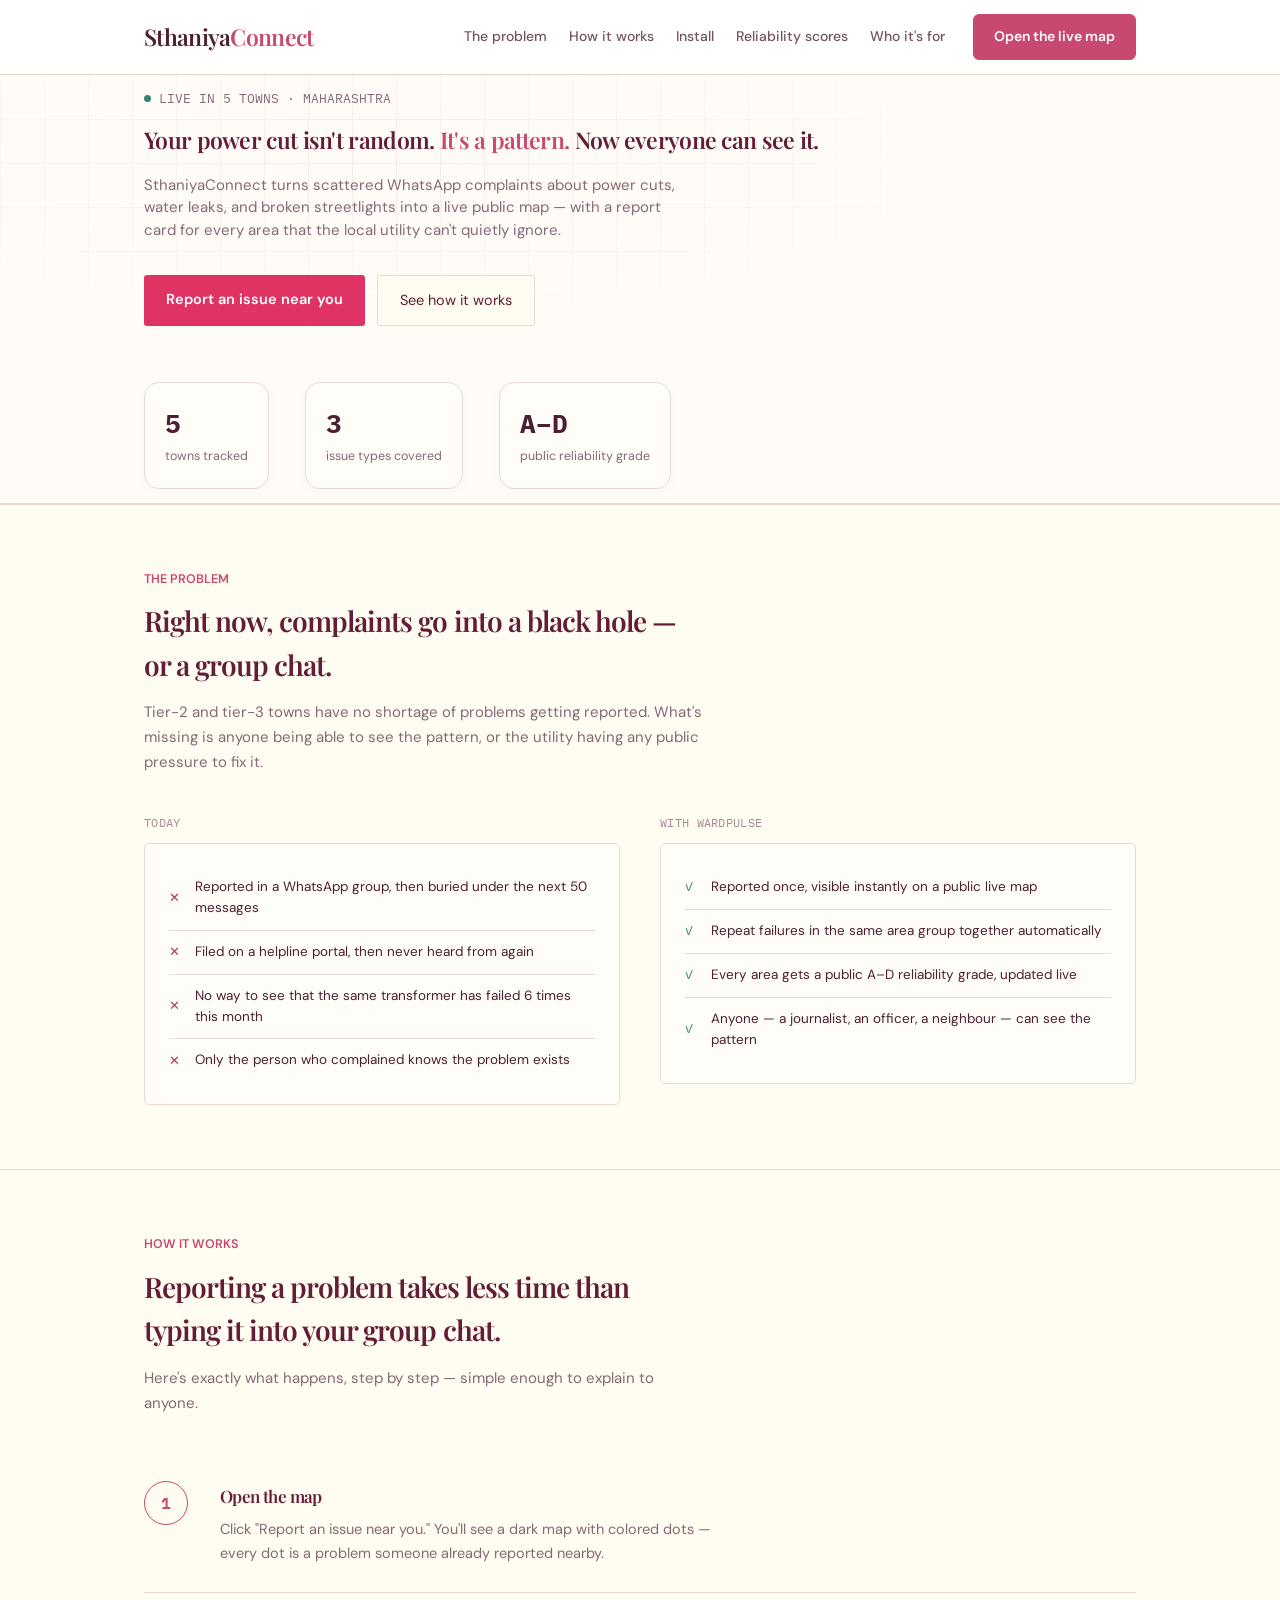
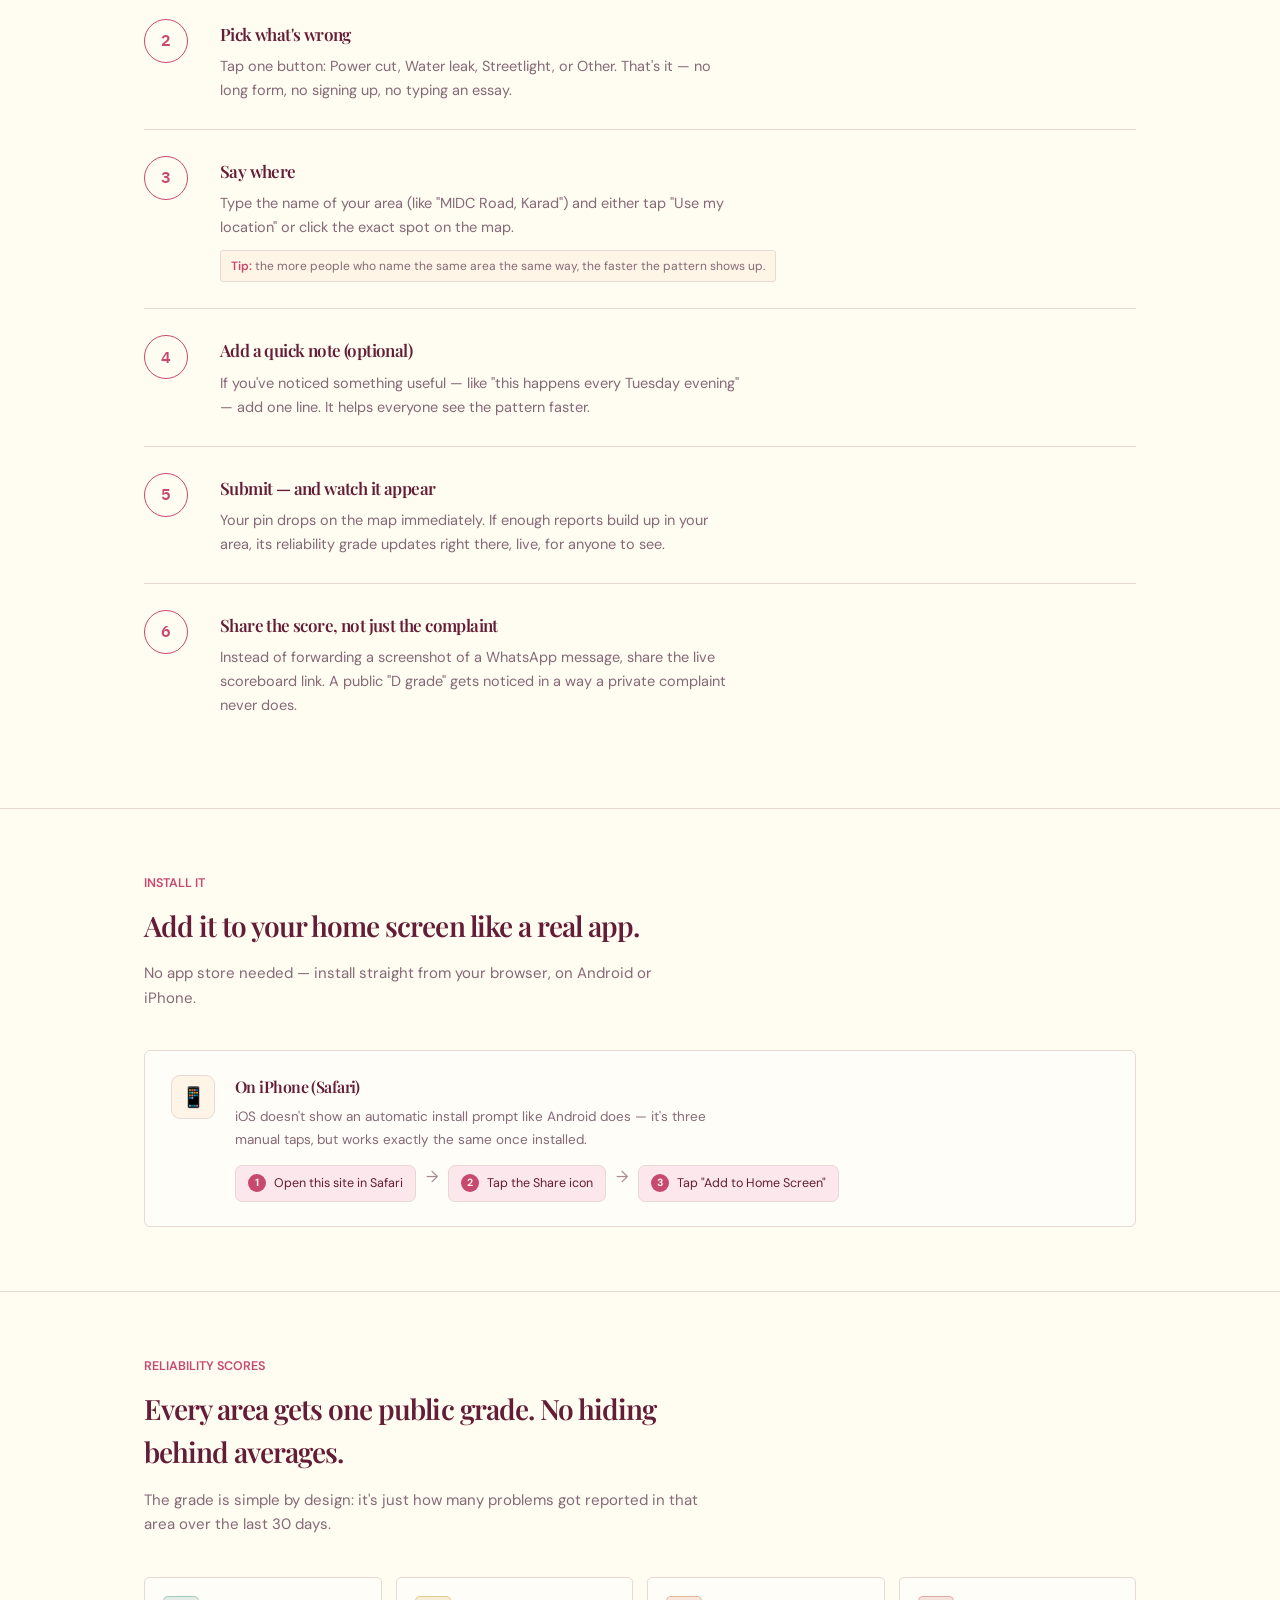
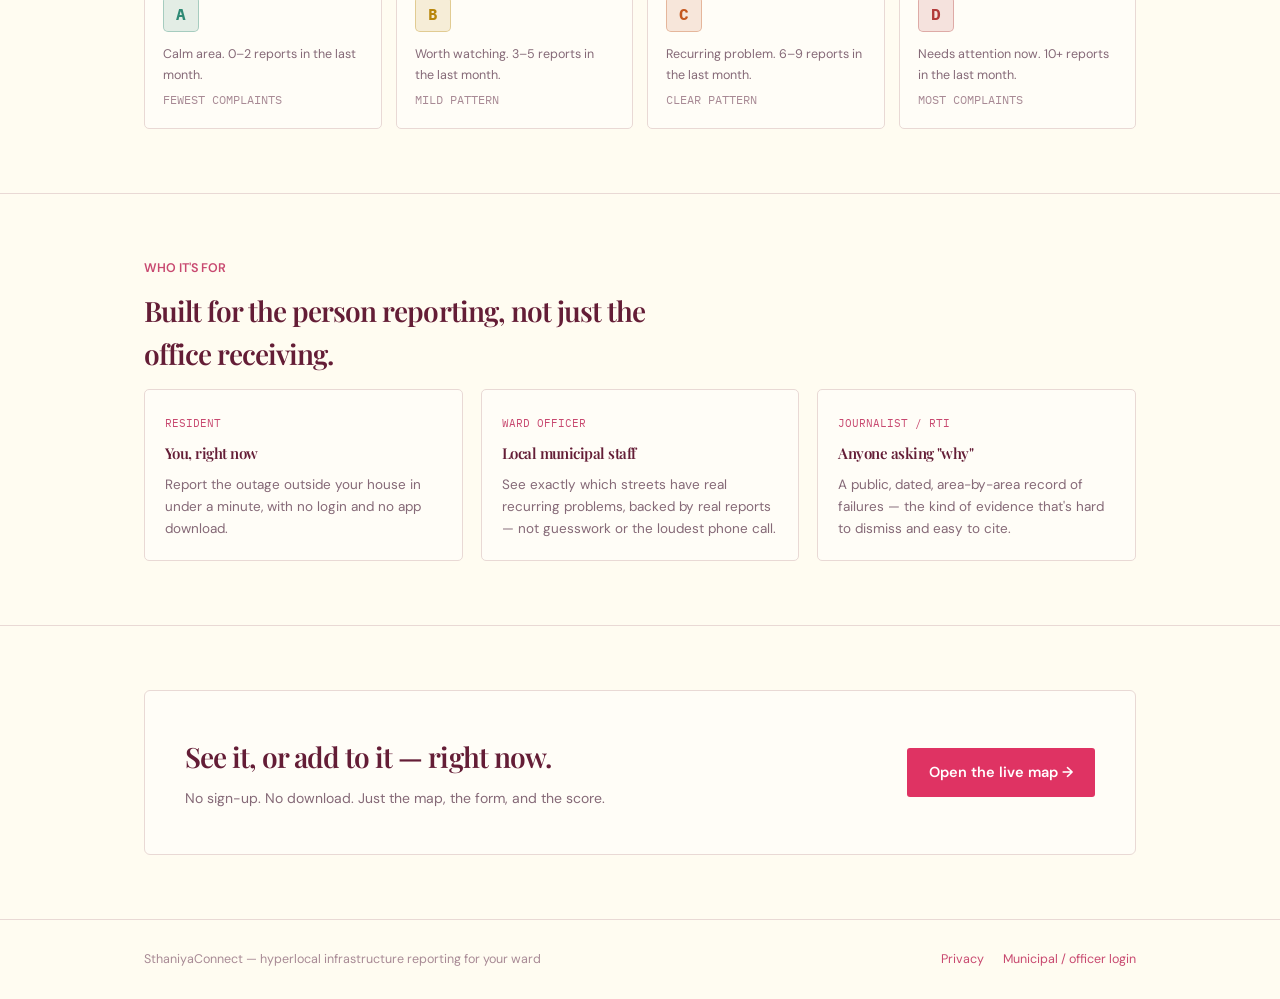
<file: index.html>
<!DOCTYPE html>
<html lang="en">
<head> 
<meta name="theme-color" content="#641D36">
<meta charset="UTF-8">
<meta name="viewport" content="width=device-width, initial-scale=1.0">
<title>SthaniyaConnect — See what's broken in your area, and make it impossible to ignore</title>
<link rel="manifest" href="/manifest.json">
<link rel="icon" type="image/png" href="/icons/icon-192.png?v=3">
<link rel="apple-touch-icon" href="/icons/icon-192.png?v=3">
<meta name="theme-color" content="#641D36">
<meta name="apple-mobile-web-app-capable" content="yes">
<meta name="apple-mobile-web-app-title" content="SthaniyaConnect">
<link rel="preconnect" href="https://fonts.googleapis.com">
<link href="https://fonts.googleapis.com/css2?family=IBM+Plex+Sans:wght@400;500;600;700&family=IBM+Plex+Mono:wght@400;500;600&display=swap" rel="stylesheet">
<style>
  :root{
    --bg:#F5F6F4;
    --panel:#FFFFFF;
    --panel-2:#EEF0ED;
    --line:#DBE0DB;
    --text:#161B1D;
    --muted:#5B6660;
    --muted-2:#8B948E;
    --amber:#C9660E;
    --amber-soft:#E8871E;
    --grade-a:#2F8A75;
    --grade-b:#B8860B;
    --grade-c:#C4571E;
    --grade-d:#B23A3A;
    --type-power:#C9660E;
    --type-water:#3E6E96;
    --type-light:#6E5AA6;
  }
  *{box-sizing:border-box;}
  html{scroll-behavior:smooth;}
  body{
    margin:0;background:var(--bg);color:var(--text);
    font-family:'IBM Plex Sans',sans-serif;line-height:1.55;
  }
  .mono{font-family:'IBM Plex Mono',monospace;}
  a{color:var(--amber);text-decoration:none;}
  .wrap{max-width:1040px;margin:0 auto;padding:0 24px;}

  /* ---------- NAV ---------- */
  nav{
    position:sticky;top:0;z-index:50;background:rgba(255,255,255,0.88);
    backdrop-filter:blur(8px);border-bottom:1px solid var(--line);
  }
  nav .wrap{display:flex;align-items:center;gap:28px;padding:14px 24px;}
  .logo{font-weight:700;font-size:16px;letter-spacing:0.2px;}
  .logo span{color:var(--amber);}
  nav .links{display:flex;gap:22px;margin-left:auto;font-size:13.5px;color:var(--muted);}
  nav .links a:hover{color:var(--text);}
  .nav-cta{
    background:var(--amber);color:#FFF6EA;padding:8px 16px;border-radius:3px;
    font-size:13px;font-weight:600;
  }
  .nav-cta:hover{background:var(--amber-soft);}

  /* ---------- HERO ---------- */
  .hero{padding:88px 0 72px;position:relative;overflow:hidden;}
  .hero::before{
    content:"";position:absolute;inset:0;z-index:0;opacity:0.5;
    background-image:
      linear-gradient(var(--line) 1px, transparent 1px),
      linear-gradient(90deg, var(--line) 1px, transparent 1px);
    background-size:44px 44px;
    mask-image:radial-gradient(ellipse 70% 60% at 30% 20%, black 0%, transparent 70%);
  }
  .hero .wrap{position:relative;z-index:1;}
  .kicker{
    font-size:12.5px;color:var(--muted);font-family:'IBM Plex Mono',monospace;
    margin-bottom:18px;display:flex;align-items:center;gap:8px;
  }
  .kicker .dot{width:7px;height:7px;border-radius:50%;background:var(--grade-a);}
  h1{
    font-size:46px;line-height:1.12;margin:0 0 20px;font-weight:700;letter-spacing:-0.5px;
    max-width:680px;
  }
  h1 em{font-style:normal;color:var(--amber);}
  .hero-sub{font-size:17px;color:var(--muted);max-width:540px;margin:0 0 34px;}
  .hero-ctas{display:flex;gap:12px;flex-wrap:wrap;}
  .btn-primary{
    background:var(--amber);color:#FFF6EA;padding:13px 22px;border-radius:3px;
    font-weight:600;font-size:14.5px;
  }
  .btn-primary:hover{background:var(--amber-soft);}
  .btn-secondary{
    border:1px solid var(--line);color:var(--text);padding:13px 22px;border-radius:3px;
    font-size:14.5px;
  }
  .btn-secondary:hover{border-color:var(--muted-2);}

  .hero-stats{display:flex;gap:36px;margin-top:56px;flex-wrap:wrap;}
  .stat b{display:block;font-size:26px;font-family:'IBM Plex Mono',monospace;color:var(--text);}
  .stat span{font-size:12.5px;color:var(--muted-2);}

  /* ---------- SECTION GENERIC ---------- */
  section{padding:64px 0;border-top:1px solid var(--line);}
  .eyebrow{font-size:12.5px;color:var(--amber);font-weight:600;margin:0 0 10px;}
  h2{font-size:28px;margin:0 0 14px;max-width:560px;letter-spacing:-0.2px;}
  .lead{color:var(--muted);max-width:560px;font-size:15px;margin:0 0 40px;}

  /* ---------- PROBLEM / PATTERN ---------- */
  .split{display:grid;grid-template-columns:1fr 1fr;gap:40px;align-items:start;}
  .card{background:var(--panel);border:1px solid var(--line);border-radius:5px;padding:22px 24px;}
  .card h3{margin:0 0 8px;font-size:15px;}
  .card p{margin:0;color:var(--muted);font-size:13.5px;}
  .badrow{display:flex;align-items:center;gap:10px;padding:11px 0;border-bottom:1px solid var(--line);}
  .badrow:last-child{border-bottom:none;}
  .badrow .x{color:var(--grade-d);font-family:'IBM Plex Mono',monospace;font-size:13px;flex-shrink:0;width:16px;}
  .badrow .ok{color:var(--grade-a);font-family:'IBM Plex Mono',monospace;font-size:13px;flex-shrink:0;width:16px;}
  .badrow span.t{font-size:13.5px;color:var(--text);}
  .col-title{font-size:12px;font-family:'IBM Plex Mono',monospace;color:var(--muted-2);margin-bottom:10px;letter-spacing:0.3px;}

  /* ---------- GUIDE / STEPS ---------- */
  .steps{display:flex;flex-direction:column;}
  .step{
    display:grid;grid-template-columns:56px 1fr;gap:20px;padding:26px 0;
    border-bottom:1px solid var(--line);
  }
  .step:last-child{border-bottom:none;}
  .step-num{
    width:44px;height:44px;border-radius:50%;border:1px solid var(--amber);
    color:var(--amber);display:flex;align-items:center;justify-content:center;
    font-family:'IBM Plex Mono',monospace;font-weight:600;font-size:16px;flex-shrink:0;
  }
  .step h3{margin:2px 0 8px;font-size:17px;}
  .step p{margin:0;color:var(--muted);font-size:14.5px;max-width:520px;}
  .step .tip{
    margin-top:10px;display:inline-block;background:var(--panel-2);border:1px solid var(--line);
    padding:6px 10px;border-radius:3px;font-size:12px;color:var(--muted);
  }
  .step .tip b{color:var(--amber);font-weight:600;}

  /* ---------- INSTALL NOTE ---------- */
  .install-note{
    display:flex;gap:20px;align-items:flex-start;background:var(--panel);
    border:1px solid var(--line);border-radius:6px;padding:24px 26px;
  }
  .install-note .platform-icon{
    width:44px;height:44px;border-radius:9px;background:var(--panel-2);border:1px solid var(--line);
    display:flex;align-items:center;justify-content:center;font-size:20px;flex-shrink:0;
  }
  .install-note h3{margin:0 0 6px;font-size:16px;}
  .install-note p{margin:0 0 14px;color:var(--muted);font-size:13.5px;max-width:480px;}
  .install-steps{display:flex;flex-wrap:wrap;gap:10px;}
  .install-steps .chip{
    display:flex;align-items:center;gap:8px;background:var(--panel-2);border:1px solid var(--line);
    border-radius:4px;padding:8px 12px;font-size:12.5px;color:var(--text);
  }
  .install-steps .chip b{
    width:18px;height:18px;border-radius:50%;background:var(--amber);color:#FFF6EA;
    display:inline-flex;align-items:center;justify-content:center;font-size:10.5px;flex-shrink:0;
  }
  .install-steps .arrow{color:var(--muted-2);}

  /* ---------- SCORE EXPLAINER ---------- */
  .grades{display:grid;grid-template-columns:repeat(4,1fr);gap:14px;}
  .gradebox{background:var(--panel);border:1px solid var(--line);border-radius:5px;padding:18px;}
  .gradebox .letter{
    width:36px;height:36px;border-radius:5px;display:flex;align-items:center;justify-content:center;
    font-family:'IBM Plex Mono',monospace;font-weight:700;font-size:16px;margin-bottom:12px;
  }
  .gradebox p{margin:0;font-size:12.5px;color:var(--muted);}
  .gradebox .n{font-size:12px;color:var(--muted-2);margin-top:6px;font-family:'IBM Plex Mono',monospace;}

  /* ---------- WHO ITS FOR ---------- */
  .audience{display:grid;grid-template-columns:repeat(3,1fr);gap:18px;}
  .aud-card{background:var(--panel);border:1px solid var(--line);border-radius:5px;padding:20px;}
  .aud-card .tag{
    display:inline-block;font-size:11px;color:var(--amber);font-family:'IBM Plex Mono',monospace;
    margin-bottom:10px;
  }
  .aud-card h3{margin:0 0 8px;font-size:15px;}
  .aud-card p{margin:0;color:var(--muted);font-size:13.5px;}

  /* ---------- FINAL CTA ---------- */
  .cta-final{
    background:var(--panel);border:1px solid var(--line);border-radius:6px;
    padding:44px 40px;text-align:left;display:flex;justify-content:space-between;
    align-items:center;gap:30px;flex-wrap:wrap;
  }
  .cta-final h2{margin:0 0 8px;}
  .cta-final p{color:var(--muted);margin:0;max-width:420px;font-size:14px;}

  footer{border-top:1px solid var(--line);padding:30px 0;color:var(--muted-2);font-size:12.5px;}
  footer .wrap{display:flex;justify-content:space-between;flex-wrap:wrap;gap:10px;}

  @media (max-width:820px){
    h1{font-size:34px;}
    .split{grid-template-columns:1fr;}
    .grades{grid-template-columns:repeat(2,1fr);}
    .audience{grid-template-columns:1fr;}
    nav .links{display:none;}
    .cta-final{flex-direction:column;align-items:flex-start;}
  }
</style>

<link rel="stylesheet" href="assets/theme.css">

<link rel="manifest" href="/manifest.json">
<meta name="theme-color" content="#641D36">
<link rel="icon" type="image/png" href="/icons/icon-192.png?v=2">
<link rel="apple-touch-icon" href="/icons/icon-192.png?v=2">
</head>
<body>

<nav>
  <div class="wrap">
    <div class="logo">Sthaniya<span>Connect</span></div>
    <div class="links">
      <a href="#problem">The problem</a>
      <a href="#guide">How it works</a>
      <a href="#install">Install</a>
      <a href="#scores">Reliability scores</a>
      <a href="#who">Who it's for</a>
    </div>
    <a class="nav-cta" href="wardpulse.html">Open the live map</a>
  </div>
</nav>

<header class="hero">
  <div class="wrap">
    <div class="kicker"><span class="dot"></span>LIVE IN 5 TOWNS · MAHARASHTRA</div>
    <h1>Your power cut isn't random. <em>It's a pattern.</em> Now everyone can see it.</h1>
    <p class="hero-sub">SthaniyaConnect turns scattered WhatsApp complaints about power cuts, water leaks, and broken streetlights into a live public map — with a report card for every area that the local utility can't quietly ignore.</p>
    <div class="hero-ctas">
      <a class="btn-primary" href="wardpulse.html">Report an issue near you</a>
      <a class="btn-secondary" href="#guide">See how it works</a>
    </div>
    <div class="hero-stats">
      <div class="stat"><b>5</b><span>towns tracked</span></div>
      <div class="stat"><b>3</b><span>issue types covered</span></div>
      <div class="stat"><b>A–D</b><span>public reliability grade</span></div>
    </div>
  </div>
</header>

<section id="problem">
  <div class="wrap">
    <p class="eyebrow">THE PROBLEM</p>
    <h2>Right now, complaints go into a black hole — or a group chat.</h2>
    <p class="lead">Tier-2 and tier-3 towns have no shortage of problems getting reported. What's missing is anyone being able to see the pattern, or the utility having any public pressure to fix it.</p>

    <div class="split">
      <div>
        <div class="col-title">TODAY</div>
        <div class="card">
          <div class="badrow"><span class="x">✕</span><span class="t">Reported in a WhatsApp group, then buried under the next 50 messages</span></div>
          <div class="badrow"><span class="x">✕</span><span class="t">Filed on a helpline portal, then never heard from again</span></div>
          <div class="badrow"><span class="x">✕</span><span class="t">No way to see that the same transformer has failed 6 times this month</span></div>
          <div class="badrow"><span class="x">✕</span><span class="t">Only the person who complained knows the problem exists</span></div>
        </div>
      </div>
      <div>
        <div class="col-title">WITH WARDPULSE</div>
        <div class="card">
          <div class="badrow"><span class="ok">✓</span><span class="t">Reported once, visible instantly on a public live map</span></div>
          <div class="badrow"><span class="ok">✓</span><span class="t">Repeat failures in the same area group together automatically</span></div>
          <div class="badrow"><span class="ok">✓</span><span class="t">Every area gets a public A–D reliability grade, updated live</span></div>
          <div class="badrow"><span class="ok">✓</span><span class="t">Anyone — a journalist, an officer, a neighbour — can see the pattern</span></div>
        </div>
      </div>
    </div>
  </div>
</section>

<section id="guide">
  <div class="wrap">
    <p class="eyebrow">HOW IT WORKS</p>
    <h2>Reporting a problem takes less time than typing it into your group chat.</h2>
    <p class="lead">Here's exactly what happens, step by step — simple enough to explain to anyone.</p>

    <div class="steps">
      <div class="step">
        <div class="step-num">1</div>
        <div>
          <h3>Open the map</h3>
          <p>Click "Report an issue near you." You'll see a dark map with colored dots — every dot is a problem someone already reported nearby.</p>
        </div>
      </div>
      <div class="step">
        <div class="step-num">2</div>
        <div>
          <h3>Pick what's wrong</h3>
          <p>Tap one button: Power cut, Water leak, Streetlight, or Other. That's it — no long form, no signing up, no typing an essay.</p>
        </div>
      </div>
      <div class="step">
        <div class="step-num">3</div>
        <div>
          <h3>Say where</h3>
          <p>Type the name of your area (like "MIDC Road, Karad") and either tap "Use my location" or click the exact spot on the map.</p>
          <span class="tip"><b>Tip:</b> the more people who name the same area the same way, the faster the pattern shows up.</span>
        </div>
      </div>
      <div class="step">
        <div class="step-num">4</div>
        <div>
          <h3>Add a quick note (optional)</h3>
          <p>If you've noticed something useful — like "this happens every Tuesday evening" — add one line. It helps everyone see the pattern faster.</p>
        </div>
      </div>
      <div class="step">
        <div class="step-num">5</div>
        <div>
          <h3>Submit — and watch it appear</h3>
          <p>Your pin drops on the map immediately. If enough reports build up in your area, its reliability grade updates right there, live, for anyone to see.</p>
        </div>
      </div>
      <div class="step">
        <div class="step-num">6</div>
        <div>
          <h3>Share the score, not just the complaint</h3>
          <p>Instead of forwarding a screenshot of a WhatsApp message, share the live scoreboard link. A public "D grade" gets noticed in a way a private complaint never does.</p>
        </div>
      </div>
    </div>
  </div>
</section>

<section id="install">
  <div class="wrap">
    <p class="eyebrow">INSTALL IT</p>
    <h2>Add it to your home screen like a real app.</h2>
    <p class="lead">No app store needed — install straight from your browser, on Android or iPhone.</p>

    <div class="install-note">
      <div class="platform-icon">📱</div>
      <div>
        <h3>On iPhone (Safari)</h3>
        <p>iOS doesn't show an automatic install prompt like Android does — it's three manual taps, but works exactly the same once installed.</p>
        <div class="install-steps">
          <div class="chip"><b>1</b>Open this site in Safari</div>
          <span class="arrow">→</span>
          <div class="chip"><b>2</b>Tap the Share icon</div>
          <span class="arrow">→</span>
          <div class="chip"><b>3</b>Tap "Add to Home Screen"</div>
        </div>
      </div>
    </div>
  </div>
</section>

<section id="scores">
  <div class="wrap">
    <p class="eyebrow">RELIABILITY SCORES</p>
    <h2>Every area gets one public grade. No hiding behind averages.</h2>
    <p class="lead">The grade is simple by design: it's just how many problems got reported in that area over the last 30 days.</p>

    <div class="grades">
      <div class="gradebox">
        <div class="letter" style="background:#2F8A7522;color:#2F8A75;border:1px solid #2F8A7555">A</div>
        <p>Calm area. 0–2 reports in the last month.</p>
        <div class="n">FEWEST COMPLAINTS</div>
      </div>
      <div class="gradebox">
        <div class="letter" style="background:#B8860B22;color:#B8860B;border:1px solid #B8860B55">B</div>
        <p>Worth watching. 3–5 reports in the last month.</p>
        <div class="n">MILD PATTERN</div>
      </div>
      <div class="gradebox">
        <div class="letter" style="background:#C4571E22;color:#C4571E;border:1px solid #C4571E55">C</div>
        <p>Recurring problem. 6–9 reports in the last month.</p>
        <div class="n">CLEAR PATTERN</div>
      </div>
      <div class="gradebox">
        <div class="letter" style="background:#B23A3A22;color:#B23A3A;border:1px solid #B23A3A55">D</div>
        <p>Needs attention now. 10+ reports in the last month.</p>
        <div class="n">MOST COMPLAINTS</div>
      </div>
    </div>
  </div>
</section>

<section id="who">
  <div class="wrap">
    <p class="eyebrow">WHO IT'S FOR</p>
    <h2>Built for the person reporting, not just the office receiving.</h2>
    <div class="audience">
      <div class="aud-card">
        <div class="tag">RESIDENT</div>
        <h3>You, right now</h3>
        <p>Report the outage outside your house in under a minute, with no login and no app download.</p>
      </div>
      <div class="aud-card">
        <div class="tag">WARD OFFICER</div>
        <h3>Local municipal staff</h3>
        <p>See exactly which streets have real recurring problems, backed by real reports — not guesswork or the loudest phone call.</p>
      </div>
      <div class="aud-card">
        <div class="tag">JOURNALIST / RTI</div>
        <h3>Anyone asking "why"</h3>
        <p>A public, dated, area-by-area record of failures — the kind of evidence that's hard to dismiss and easy to cite.</p>
      </div>
    </div>
  </div>
</section>

<section>
  <div class="wrap">
    <div class="cta-final">
      <div>
        <h2>See it, or add to it — right now.</h2>
        <p>No sign-up. No download. Just the map, the form, and the score.</p>
      </div>
      <a class="btn-primary" href="wardpulse.html">Open the live map →</a>
    </div>
  </div>
</section>

<footer>
  <div class="wrap">
    <span>SthaniyaConnect — hyperlocal infrastructure reporting for your ward</span>
    <span>
      <a href="privacy.html" style="margin-right:16px;">Privacy</a>
      <a href="admin.html">Municipal / officer login</a>
    </span>
  </div>
</footer>

<script>
  if('serviceWorker' in navigator){
    window.addEventListener('load', () => {
      navigator.serviceWorker.register('service-worker.js').catch(e => console.error('SW registration failed', e));
    });
  }
</script>
</body>
</html>
</file>
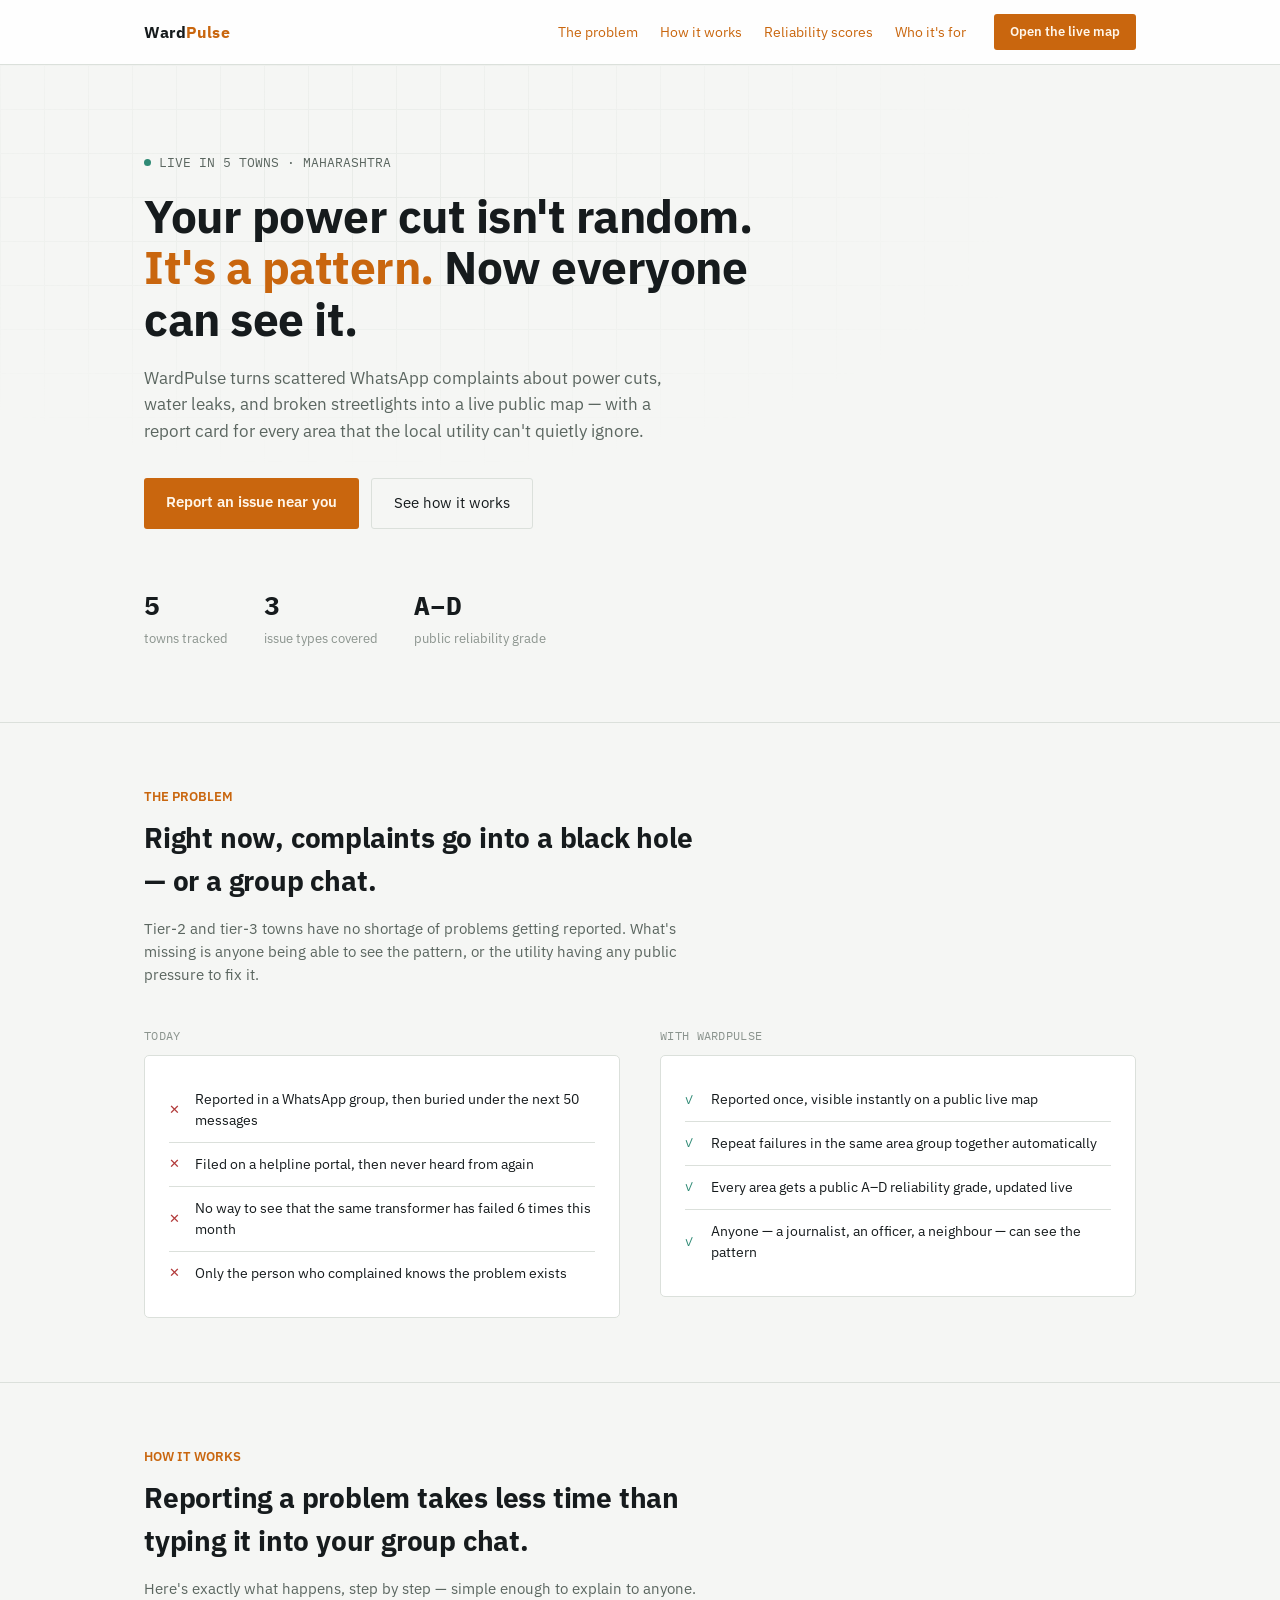
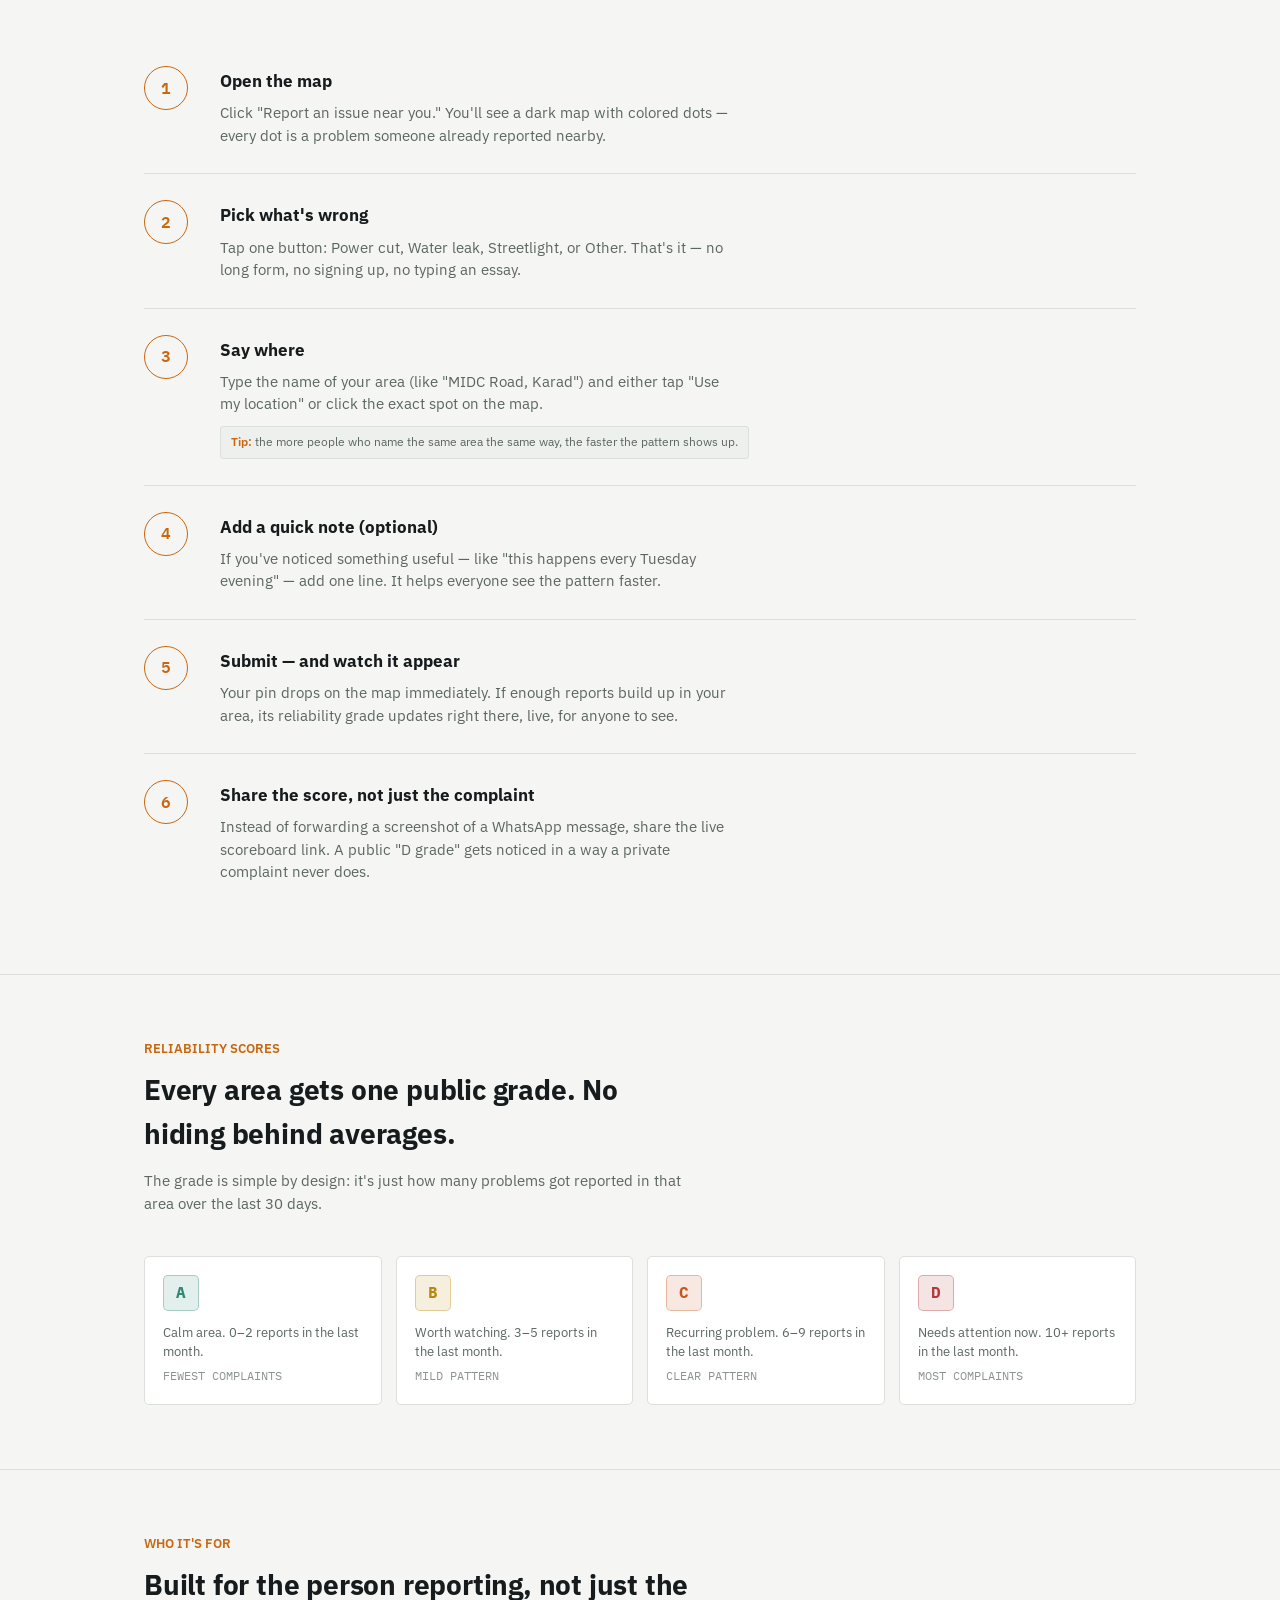
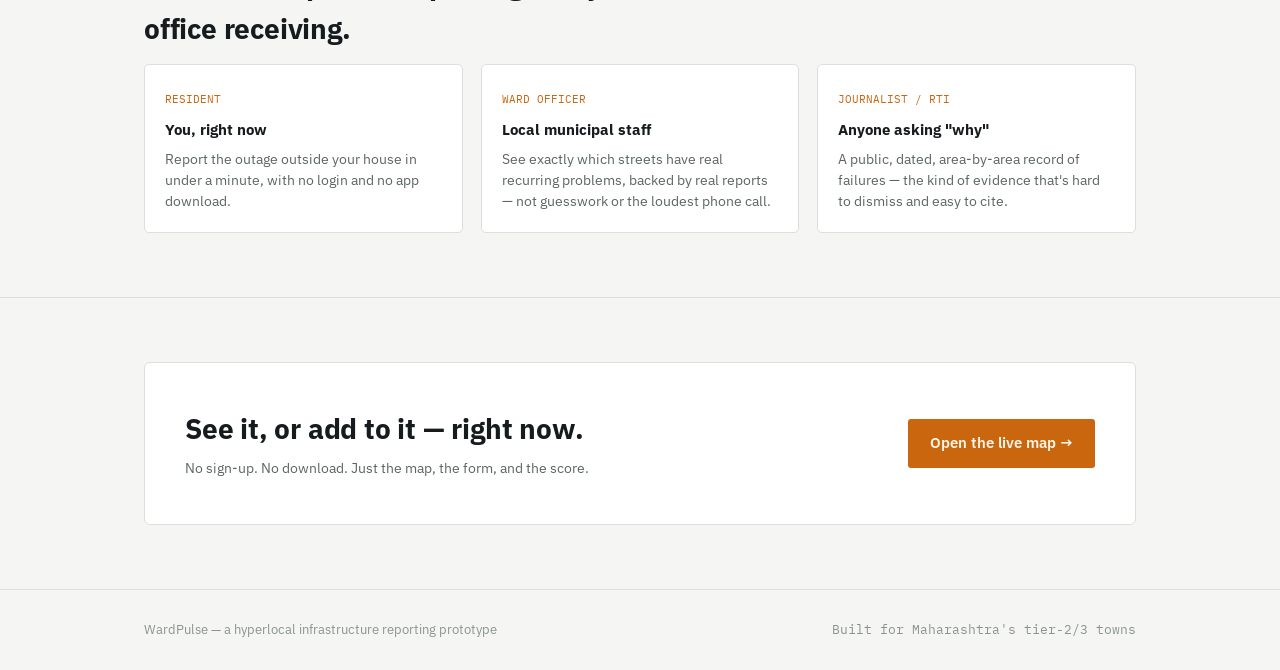
<file: index (2).html>
<!DOCTYPE html>
<html lang="en">
<head>
<meta charset="UTF-8">
<meta name="viewport" content="width=device-width, initial-scale=1.0">
<title>WardPulse — See what's broken in your area, and make it impossible to ignore</title>
<link rel="preconnect" href="https://fonts.googleapis.com">
<link href="https://fonts.googleapis.com/css2?family=IBM+Plex+Sans:wght@400;500;600;700&family=IBM+Plex+Mono:wght@400;500;600&display=swap" rel="stylesheet">
<style>
  :root{
    --bg:#F5F6F4;
    --panel:#FFFFFF;
    --panel-2:#EEF0ED;
    --line:#DBE0DB;
    --text:#161B1D;
    --muted:#5B6660;
    --muted-2:#8B948E;
    --amber:#C9660E;
    --amber-soft:#E8871E;
    --grade-a:#2F8A75;
    --grade-b:#B8860B;
    --grade-c:#C4571E;
    --grade-d:#B23A3A;
    --type-power:#C9660E;
    --type-water:#3E6E96;
    --type-light:#6E5AA6;
  }
  *{box-sizing:border-box;}
  html{scroll-behavior:smooth;}
  body{
    margin:0;background:var(--bg);color:var(--text);
    font-family:'IBM Plex Sans',sans-serif;line-height:1.55;
  }
  .mono{font-family:'IBM Plex Mono',monospace;}
  a{color:var(--amber);text-decoration:none;}
  .wrap{max-width:1040px;margin:0 auto;padding:0 24px;}

  /* ---------- NAV ---------- */
  nav{
    position:sticky;top:0;z-index:50;background:rgba(255,255,255,0.88);
    backdrop-filter:blur(8px);border-bottom:1px solid var(--line);
  }
  nav .wrap{display:flex;align-items:center;gap:28px;padding:14px 24px;}
  .logo{font-weight:700;font-size:16px;letter-spacing:0.2px;}
  .logo span{color:var(--amber);}
  nav .links{display:flex;gap:22px;margin-left:auto;font-size:13.5px;color:var(--muted);}
  nav .links a:hover{color:var(--text);}
  .nav-cta{
    background:var(--amber);color:#FFF6EA;padding:8px 16px;border-radius:3px;
    font-size:13px;font-weight:600;
  }
  .nav-cta:hover{background:var(--amber-soft);}

  /* ---------- HERO ---------- */
  .hero{padding:88px 0 72px;position:relative;overflow:hidden;}
  .hero::before{
    content:"";position:absolute;inset:0;z-index:0;opacity:0.5;
    background-image:
      linear-gradient(var(--line) 1px, transparent 1px),
      linear-gradient(90deg, var(--line) 1px, transparent 1px);
    background-size:44px 44px;
    mask-image:radial-gradient(ellipse 70% 60% at 30% 20%, black 0%, transparent 70%);
  }
  .hero .wrap{position:relative;z-index:1;}
  .kicker{
    font-size:12.5px;color:var(--muted);font-family:'IBM Plex Mono',monospace;
    margin-bottom:18px;display:flex;align-items:center;gap:8px;
  }
  .kicker .dot{width:7px;height:7px;border-radius:50%;background:var(--grade-a);}
  h1{
    font-size:46px;line-height:1.12;margin:0 0 20px;font-weight:700;letter-spacing:-0.5px;
    max-width:680px;
  }
  h1 em{font-style:normal;color:var(--amber);}
  .hero-sub{font-size:17px;color:var(--muted);max-width:540px;margin:0 0 34px;}
  .hero-ctas{display:flex;gap:12px;flex-wrap:wrap;}
  .btn-primary{
    background:var(--amber);color:#FFF6EA;padding:13px 22px;border-radius:3px;
    font-weight:600;font-size:14.5px;
  }
  .btn-primary:hover{background:var(--amber-soft);}
  .btn-secondary{
    border:1px solid var(--line);color:var(--text);padding:13px 22px;border-radius:3px;
    font-size:14.5px;
  }
  .btn-secondary:hover{border-color:var(--muted-2);}

  .hero-stats{display:flex;gap:36px;margin-top:56px;flex-wrap:wrap;}
  .stat b{display:block;font-size:26px;font-family:'IBM Plex Mono',monospace;color:var(--text);}
  .stat span{font-size:12.5px;color:var(--muted-2);}

  /* ---------- SECTION GENERIC ---------- */
  section{padding:64px 0;border-top:1px solid var(--line);}
  .eyebrow{font-size:12.5px;color:var(--amber);font-weight:600;margin:0 0 10px;}
  h2{font-size:28px;margin:0 0 14px;max-width:560px;letter-spacing:-0.2px;}
  .lead{color:var(--muted);max-width:560px;font-size:15px;margin:0 0 40px;}

  /* ---------- PROBLEM / PATTERN ---------- */
  .split{display:grid;grid-template-columns:1fr 1fr;gap:40px;align-items:start;}
  .card{background:var(--panel);border:1px solid var(--line);border-radius:5px;padding:22px 24px;}
  .card h3{margin:0 0 8px;font-size:15px;}
  .card p{margin:0;color:var(--muted);font-size:13.5px;}
  .badrow{display:flex;align-items:center;gap:10px;padding:11px 0;border-bottom:1px solid var(--line);}
  .badrow:last-child{border-bottom:none;}
  .badrow .x{color:var(--grade-d);font-family:'IBM Plex Mono',monospace;font-size:13px;flex-shrink:0;width:16px;}
  .badrow .ok{color:var(--grade-a);font-family:'IBM Plex Mono',monospace;font-size:13px;flex-shrink:0;width:16px;}
  .badrow span.t{font-size:13.5px;color:var(--text);}
  .col-title{font-size:12px;font-family:'IBM Plex Mono',monospace;color:var(--muted-2);margin-bottom:10px;letter-spacing:0.3px;}

  /* ---------- GUIDE / STEPS ---------- */
  .steps{display:flex;flex-direction:column;}
  .step{
    display:grid;grid-template-columns:56px 1fr;gap:20px;padding:26px 0;
    border-bottom:1px solid var(--line);
  }
  .step:last-child{border-bottom:none;}
  .step-num{
    width:44px;height:44px;border-radius:50%;border:1px solid var(--amber);
    color:var(--amber);display:flex;align-items:center;justify-content:center;
    font-family:'IBM Plex Mono',monospace;font-weight:600;font-size:16px;flex-shrink:0;
  }
  .step h3{margin:2px 0 8px;font-size:17px;}
  .step p{margin:0;color:var(--muted);font-size:14.5px;max-width:520px;}
  .step .tip{
    margin-top:10px;display:inline-block;background:var(--panel-2);border:1px solid var(--line);
    padding:6px 10px;border-radius:3px;font-size:12px;color:var(--muted);
  }
  .step .tip b{color:var(--amber);font-weight:600;}

  /* ---------- SCORE EXPLAINER ---------- */
  .grades{display:grid;grid-template-columns:repeat(4,1fr);gap:14px;}
  .gradebox{background:var(--panel);border:1px solid var(--line);border-radius:5px;padding:18px;}
  .gradebox .letter{
    width:36px;height:36px;border-radius:5px;display:flex;align-items:center;justify-content:center;
    font-family:'IBM Plex Mono',monospace;font-weight:700;font-size:16px;margin-bottom:12px;
  }
  .gradebox p{margin:0;font-size:12.5px;color:var(--muted);}
  .gradebox .n{font-size:12px;color:var(--muted-2);margin-top:6px;font-family:'IBM Plex Mono',monospace;}

  /* ---------- WHO ITS FOR ---------- */
  .audience{display:grid;grid-template-columns:repeat(3,1fr);gap:18px;}
  .aud-card{background:var(--panel);border:1px solid var(--line);border-radius:5px;padding:20px;}
  .aud-card .tag{
    display:inline-block;font-size:11px;color:var(--amber);font-family:'IBM Plex Mono',monospace;
    margin-bottom:10px;
  }
  .aud-card h3{margin:0 0 8px;font-size:15px;}
  .aud-card p{margin:0;color:var(--muted);font-size:13.5px;}

  /* ---------- FINAL CTA ---------- */
  .cta-final{
    background:var(--panel);border:1px solid var(--line);border-radius:6px;
    padding:44px 40px;text-align:left;display:flex;justify-content:space-between;
    align-items:center;gap:30px;flex-wrap:wrap;
  }
  .cta-final h2{margin:0 0 8px;}
  .cta-final p{color:var(--muted);margin:0;max-width:420px;font-size:14px;}

  footer{border-top:1px solid var(--line);padding:30px 0;color:var(--muted-2);font-size:12.5px;}
  footer .wrap{display:flex;justify-content:space-between;flex-wrap:wrap;gap:10px;}

  @media (max-width:820px){
    h1{font-size:34px;}
    .split{grid-template-columns:1fr;}
    .grades{grid-template-columns:repeat(2,1fr);}
    .audience{grid-template-columns:1fr;}
    nav .links{display:none;}
    .cta-final{flex-direction:column;align-items:flex-start;}
  }
</style>
</head>
<body>

<nav>
  <div class="wrap">
    <div class="logo">Ward<span>Pulse</span></div>
    <div class="links">
      <a href="#problem">The problem</a>
      <a href="#guide">How it works</a>
      <a href="#scores">Reliability scores</a>
      <a href="#who">Who it's for</a>
    </div>
    <a class="nav-cta" href="wardpulse.html">Open the live map</a>
  </div>
</nav>

<header class="hero">
  <div class="wrap">
    <div class="kicker"><span class="dot"></span>LIVE IN 5 TOWNS · MAHARASHTRA</div>
    <h1>Your power cut isn't random. <em>It's a pattern.</em> Now everyone can see it.</h1>
    <p class="hero-sub">WardPulse turns scattered WhatsApp complaints about power cuts, water leaks, and broken streetlights into a live public map — with a report card for every area that the local utility can't quietly ignore.</p>
    <div class="hero-ctas">
      <a class="btn-primary" href="wardpulse.html">Report an issue near you</a>
      <a class="btn-secondary" href="#guide">See how it works</a>
    </div>
    <div class="hero-stats">
      <div class="stat"><b>5</b><span>towns tracked</span></div>
      <div class="stat"><b>3</b><span>issue types covered</span></div>
      <div class="stat"><b>A–D</b><span>public reliability grade</span></div>
    </div>
  </div>
</header>

<section id="problem">
  <div class="wrap">
    <p class="eyebrow">THE PROBLEM</p>
    <h2>Right now, complaints go into a black hole — or a group chat.</h2>
    <p class="lead">Tier-2 and tier-3 towns have no shortage of problems getting reported. What's missing is anyone being able to see the pattern, or the utility having any public pressure to fix it.</p>

    <div class="split">
      <div>
        <div class="col-title">TODAY</div>
        <div class="card">
          <div class="badrow"><span class="x">✕</span><span class="t">Reported in a WhatsApp group, then buried under the next 50 messages</span></div>
          <div class="badrow"><span class="x">✕</span><span class="t">Filed on a helpline portal, then never heard from again</span></div>
          <div class="badrow"><span class="x">✕</span><span class="t">No way to see that the same transformer has failed 6 times this month</span></div>
          <div class="badrow"><span class="x">✕</span><span class="t">Only the person who complained knows the problem exists</span></div>
        </div>
      </div>
      <div>
        <div class="col-title">WITH WARDPULSE</div>
        <div class="card">
          <div class="badrow"><span class="ok">✓</span><span class="t">Reported once, visible instantly on a public live map</span></div>
          <div class="badrow"><span class="ok">✓</span><span class="t">Repeat failures in the same area group together automatically</span></div>
          <div class="badrow"><span class="ok">✓</span><span class="t">Every area gets a public A–D reliability grade, updated live</span></div>
          <div class="badrow"><span class="ok">✓</span><span class="t">Anyone — a journalist, an officer, a neighbour — can see the pattern</span></div>
        </div>
      </div>
    </div>
  </div>
</section>

<section id="guide">
  <div class="wrap">
    <p class="eyebrow">HOW IT WORKS</p>
    <h2>Reporting a problem takes less time than typing it into your group chat.</h2>
    <p class="lead">Here's exactly what happens, step by step — simple enough to explain to anyone.</p>

    <div class="steps">
      <div class="step">
        <div class="step-num">1</div>
        <div>
          <h3>Open the map</h3>
          <p>Click "Report an issue near you." You'll see a dark map with colored dots — every dot is a problem someone already reported nearby.</p>
        </div>
      </div>
      <div class="step">
        <div class="step-num">2</div>
        <div>
          <h3>Pick what's wrong</h3>
          <p>Tap one button: Power cut, Water leak, Streetlight, or Other. That's it — no long form, no signing up, no typing an essay.</p>
        </div>
      </div>
      <div class="step">
        <div class="step-num">3</div>
        <div>
          <h3>Say where</h3>
          <p>Type the name of your area (like "MIDC Road, Karad") and either tap "Use my location" or click the exact spot on the map.</p>
          <span class="tip"><b>Tip:</b> the more people who name the same area the same way, the faster the pattern shows up.</span>
        </div>
      </div>
      <div class="step">
        <div class="step-num">4</div>
        <div>
          <h3>Add a quick note (optional)</h3>
          <p>If you've noticed something useful — like "this happens every Tuesday evening" — add one line. It helps everyone see the pattern faster.</p>
        </div>
      </div>
      <div class="step">
        <div class="step-num">5</div>
        <div>
          <h3>Submit — and watch it appear</h3>
          <p>Your pin drops on the map immediately. If enough reports build up in your area, its reliability grade updates right there, live, for anyone to see.</p>
        </div>
      </div>
      <div class="step">
        <div class="step-num">6</div>
        <div>
          <h3>Share the score, not just the complaint</h3>
          <p>Instead of forwarding a screenshot of a WhatsApp message, share the live scoreboard link. A public "D grade" gets noticed in a way a private complaint never does.</p>
        </div>
      </div>
    </div>
  </div>
</section>

<section id="scores">
  <div class="wrap">
    <p class="eyebrow">RELIABILITY SCORES</p>
    <h2>Every area gets one public grade. No hiding behind averages.</h2>
    <p class="lead">The grade is simple by design: it's just how many problems got reported in that area over the last 30 days.</p>

    <div class="grades">
      <div class="gradebox">
        <div class="letter" style="background:#2F8A7522;color:#2F8A75;border:1px solid #2F8A7555">A</div>
        <p>Calm area. 0–2 reports in the last month.</p>
        <div class="n">FEWEST COMPLAINTS</div>
      </div>
      <div class="gradebox">
        <div class="letter" style="background:#B8860B22;color:#B8860B;border:1px solid #B8860B55">B</div>
        <p>Worth watching. 3–5 reports in the last month.</p>
        <div class="n">MILD PATTERN</div>
      </div>
      <div class="gradebox">
        <div class="letter" style="background:#C4571E22;color:#C4571E;border:1px solid #C4571E55">C</div>
        <p>Recurring problem. 6–9 reports in the last month.</p>
        <div class="n">CLEAR PATTERN</div>
      </div>
      <div class="gradebox">
        <div class="letter" style="background:#B23A3A22;color:#B23A3A;border:1px solid #B23A3A55">D</div>
        <p>Needs attention now. 10+ reports in the last month.</p>
        <div class="n">MOST COMPLAINTS</div>
      </div>
    </div>
  </div>
</section>

<section id="who">
  <div class="wrap">
    <p class="eyebrow">WHO IT'S FOR</p>
    <h2>Built for the person reporting, not just the office receiving.</h2>
    <div class="audience">
      <div class="aud-card">
        <div class="tag">RESIDENT</div>
        <h3>You, right now</h3>
        <p>Report the outage outside your house in under a minute, with no login and no app download.</p>
      </div>
      <div class="aud-card">
        <div class="tag">WARD OFFICER</div>
        <h3>Local municipal staff</h3>
        <p>See exactly which streets have real recurring problems, backed by real reports — not guesswork or the loudest phone call.</p>
      </div>
      <div class="aud-card">
        <div class="tag">JOURNALIST / RTI</div>
        <h3>Anyone asking "why"</h3>
        <p>A public, dated, area-by-area record of failures — the kind of evidence that's hard to dismiss and easy to cite.</p>
      </div>
    </div>
  </div>
</section>

<section>
  <div class="wrap">
    <div class="cta-final">
      <div>
        <h2>See it, or add to it — right now.</h2>
        <p>No sign-up. No download. Just the map, the form, and the score.</p>
      </div>
      <a class="btn-primary" href="wardpulse.html">Open the live map →</a>
    </div>
  </div>
</section>

<footer>
  <div class="wrap">
    <span>WardPulse — a hyperlocal infrastructure reporting prototype</span>
    <span class="mono">Built for Maharashtra's tier-2/3 towns</span>
  </div>
</footer>

</body>
</html>
</file>
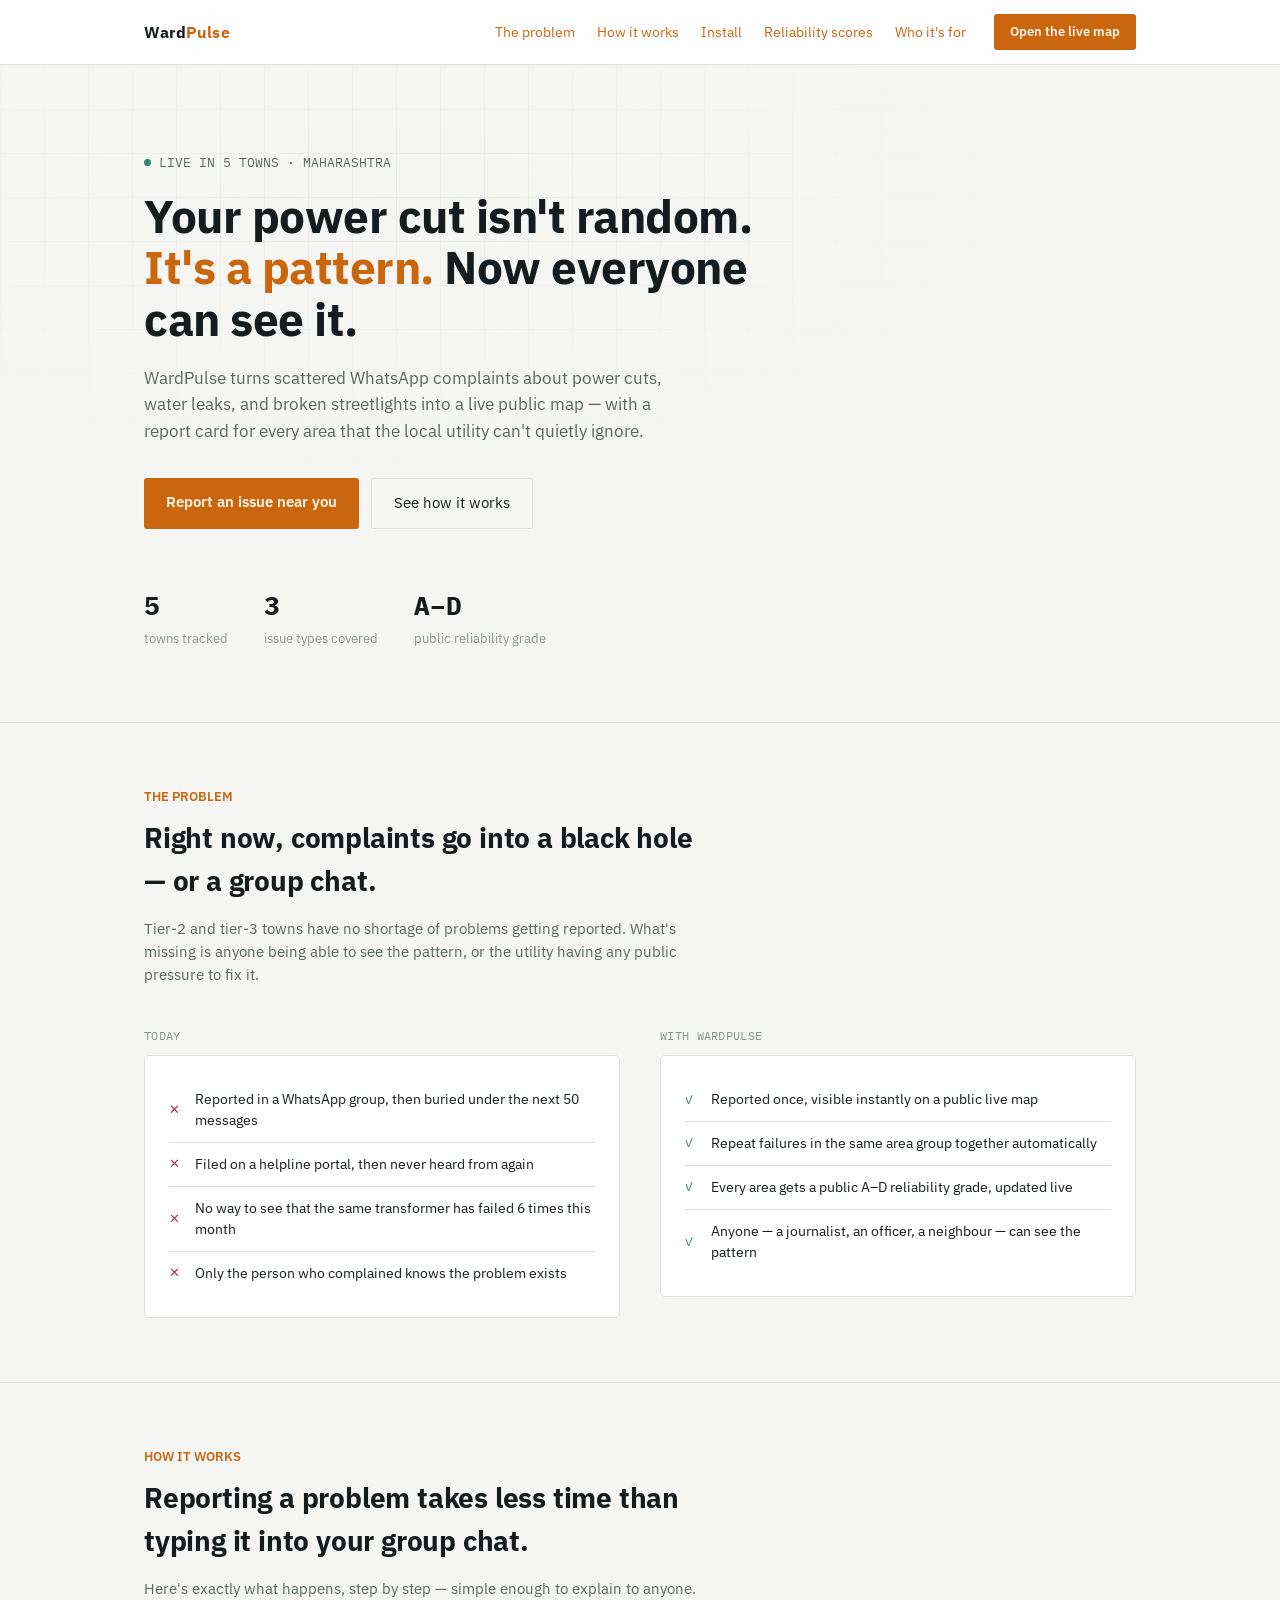
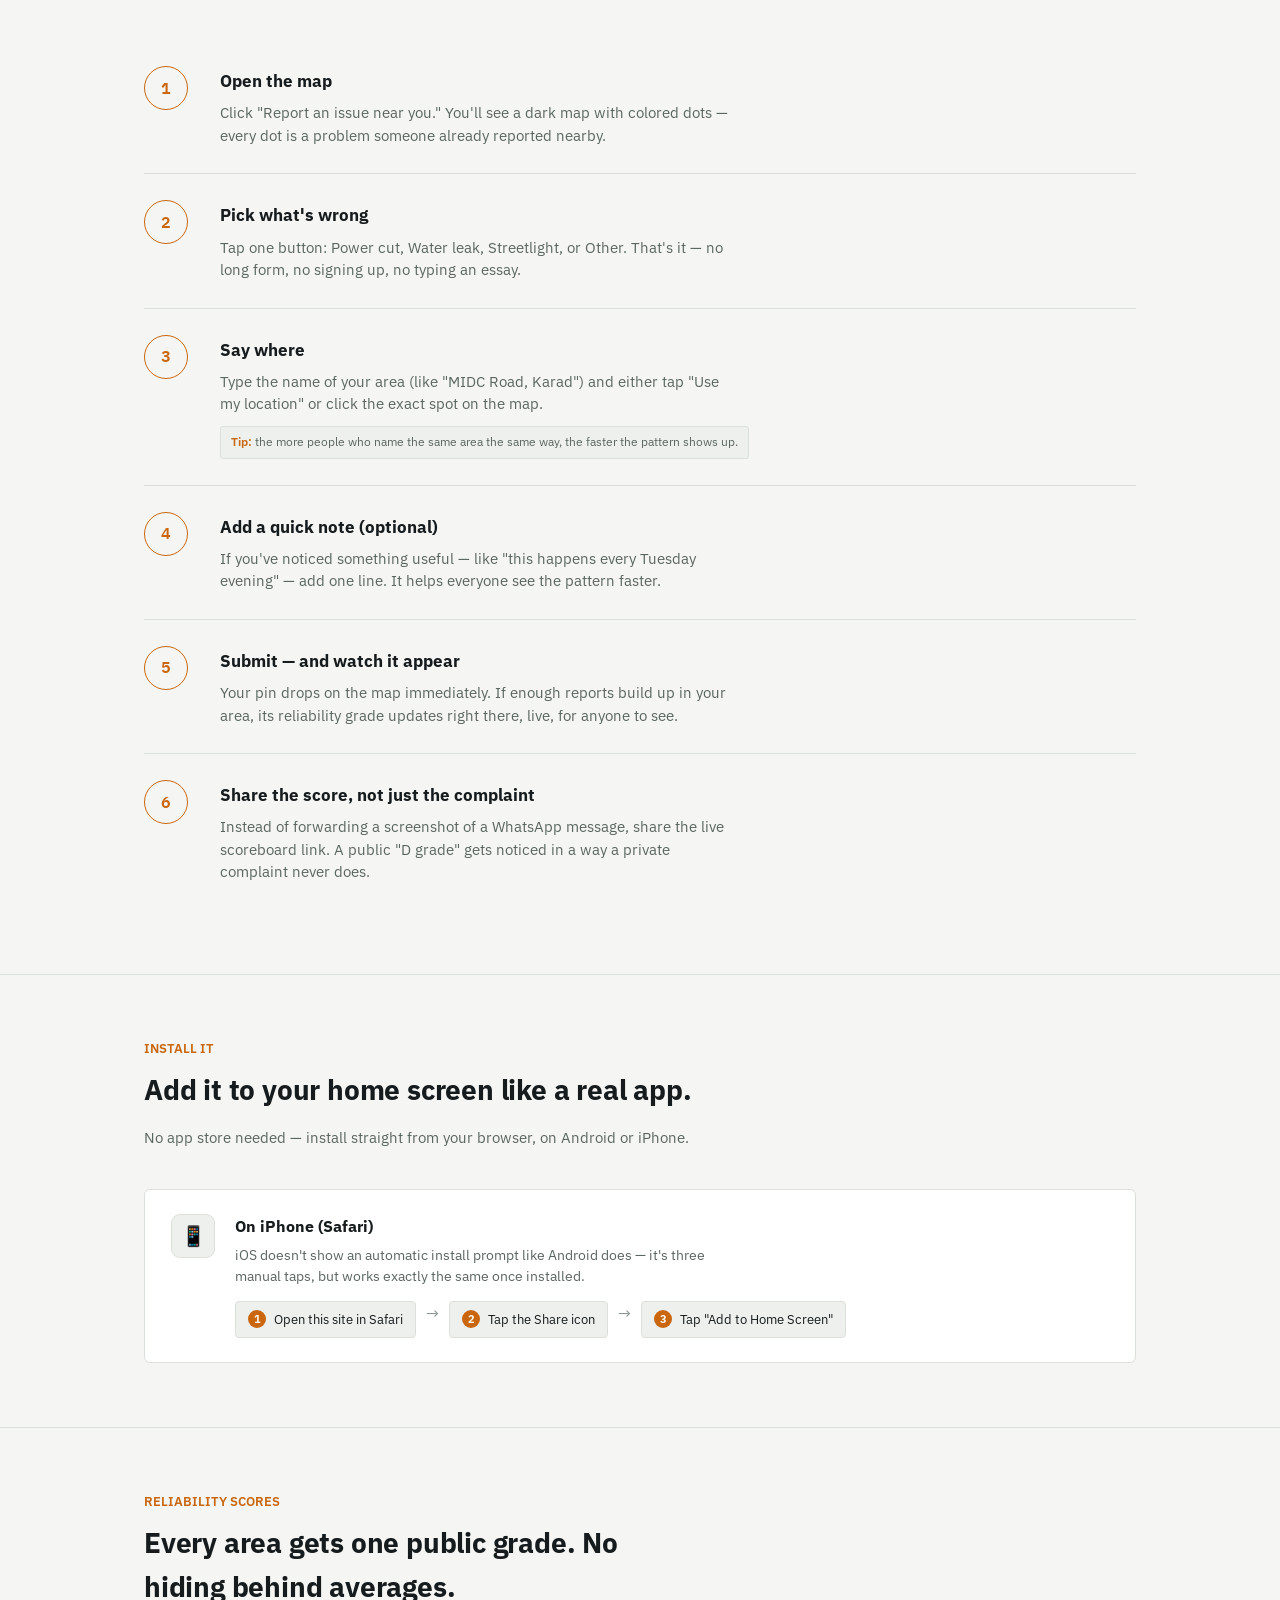
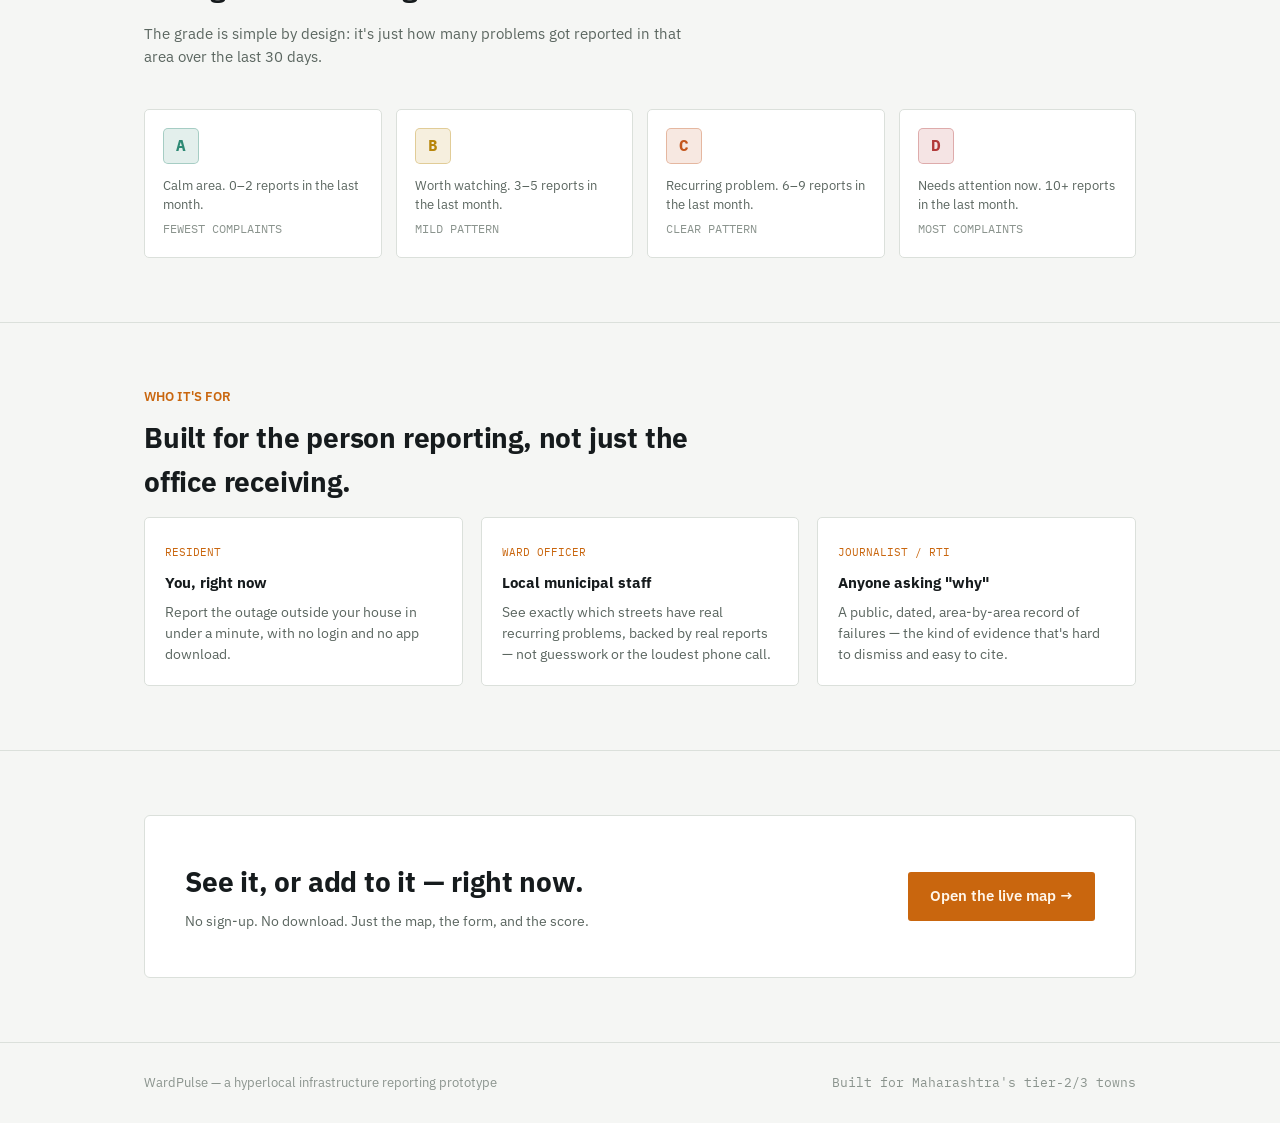
<file: index (3).html>
<!DOCTYPE html>
<html lang="en">
<head>
<meta charset="UTF-8">
<meta name="viewport" content="width=device-width, initial-scale=1.0">
<title>WardPulse — See what's broken in your area, and make it impossible to ignore</title>
<link rel="manifest" href="manifest.json">
<link rel="icon" href="icons/icon-192.png">
<link rel="apple-touch-icon" href="icons/icon-192.png">
<meta name="theme-color" content="#C9660E">
<meta name="apple-mobile-web-app-capable" content="yes">
<meta name="apple-mobile-web-app-title" content="WardPulse">
<link rel="preconnect" href="https://fonts.googleapis.com">
<link href="https://fonts.googleapis.com/css2?family=IBM+Plex+Sans:wght@400;500;600;700&family=IBM+Plex+Mono:wght@400;500;600&display=swap" rel="stylesheet">
<style>
  :root{
    --bg:#F5F6F4;
    --panel:#FFFFFF;
    --panel-2:#EEF0ED;
    --line:#DBE0DB;
    --text:#161B1D;
    --muted:#5B6660;
    --muted-2:#8B948E;
    --amber:#C9660E;
    --amber-soft:#E8871E;
    --grade-a:#2F8A75;
    --grade-b:#B8860B;
    --grade-c:#C4571E;
    --grade-d:#B23A3A;
    --type-power:#C9660E;
    --type-water:#3E6E96;
    --type-light:#6E5AA6;
  }
  *{box-sizing:border-box;}
  html{scroll-behavior:smooth;}
  body{
    margin:0;background:var(--bg);color:var(--text);
    font-family:'IBM Plex Sans',sans-serif;line-height:1.55;
  }
  .mono{font-family:'IBM Plex Mono',monospace;}
  a{color:var(--amber);text-decoration:none;}
  .wrap{max-width:1040px;margin:0 auto;padding:0 24px;}

  /* ---------- NAV ---------- */
  nav{
    position:sticky;top:0;z-index:50;background:rgba(255,255,255,0.88);
    backdrop-filter:blur(8px);border-bottom:1px solid var(--line);
  }
  nav .wrap{display:flex;align-items:center;gap:28px;padding:14px 24px;}
  .logo{font-weight:700;font-size:16px;letter-spacing:0.2px;}
  .logo span{color:var(--amber);}
  nav .links{display:flex;gap:22px;margin-left:auto;font-size:13.5px;color:var(--muted);}
  nav .links a:hover{color:var(--text);}
  .nav-cta{
    background:var(--amber);color:#FFF6EA;padding:8px 16px;border-radius:3px;
    font-size:13px;font-weight:600;
  }
  .nav-cta:hover{background:var(--amber-soft);}

  /* ---------- HERO ---------- */
  .hero{padding:88px 0 72px;position:relative;overflow:hidden;}
  .hero::before{
    content:"";position:absolute;inset:0;z-index:0;opacity:0.5;
    background-image:
      linear-gradient(var(--line) 1px, transparent 1px),
      linear-gradient(90deg, var(--line) 1px, transparent 1px);
    background-size:44px 44px;
    mask-image:radial-gradient(ellipse 70% 60% at 30% 20%, black 0%, transparent 70%);
  }
  .hero .wrap{position:relative;z-index:1;}
  .kicker{
    font-size:12.5px;color:var(--muted);font-family:'IBM Plex Mono',monospace;
    margin-bottom:18px;display:flex;align-items:center;gap:8px;
  }
  .kicker .dot{width:7px;height:7px;border-radius:50%;background:var(--grade-a);}
  h1{
    font-size:46px;line-height:1.12;margin:0 0 20px;font-weight:700;letter-spacing:-0.5px;
    max-width:680px;
  }
  h1 em{font-style:normal;color:var(--amber);}
  .hero-sub{font-size:17px;color:var(--muted);max-width:540px;margin:0 0 34px;}
  .hero-ctas{display:flex;gap:12px;flex-wrap:wrap;}
  .btn-primary{
    background:var(--amber);color:#FFF6EA;padding:13px 22px;border-radius:3px;
    font-weight:600;font-size:14.5px;
  }
  .btn-primary:hover{background:var(--amber-soft);}
  .btn-secondary{
    border:1px solid var(--line);color:var(--text);padding:13px 22px;border-radius:3px;
    font-size:14.5px;
  }
  .btn-secondary:hover{border-color:var(--muted-2);}

  .hero-stats{display:flex;gap:36px;margin-top:56px;flex-wrap:wrap;}
  .stat b{display:block;font-size:26px;font-family:'IBM Plex Mono',monospace;color:var(--text);}
  .stat span{font-size:12.5px;color:var(--muted-2);}

  /* ---------- SECTION GENERIC ---------- */
  section{padding:64px 0;border-top:1px solid var(--line);}
  .eyebrow{font-size:12.5px;color:var(--amber);font-weight:600;margin:0 0 10px;}
  h2{font-size:28px;margin:0 0 14px;max-width:560px;letter-spacing:-0.2px;}
  .lead{color:var(--muted);max-width:560px;font-size:15px;margin:0 0 40px;}

  /* ---------- PROBLEM / PATTERN ---------- */
  .split{display:grid;grid-template-columns:1fr 1fr;gap:40px;align-items:start;}
  .card{background:var(--panel);border:1px solid var(--line);border-radius:5px;padding:22px 24px;}
  .card h3{margin:0 0 8px;font-size:15px;}
  .card p{margin:0;color:var(--muted);font-size:13.5px;}
  .badrow{display:flex;align-items:center;gap:10px;padding:11px 0;border-bottom:1px solid var(--line);}
  .badrow:last-child{border-bottom:none;}
  .badrow .x{color:var(--grade-d);font-family:'IBM Plex Mono',monospace;font-size:13px;flex-shrink:0;width:16px;}
  .badrow .ok{color:var(--grade-a);font-family:'IBM Plex Mono',monospace;font-size:13px;flex-shrink:0;width:16px;}
  .badrow span.t{font-size:13.5px;color:var(--text);}
  .col-title{font-size:12px;font-family:'IBM Plex Mono',monospace;color:var(--muted-2);margin-bottom:10px;letter-spacing:0.3px;}

  /* ---------- GUIDE / STEPS ---------- */
  .steps{display:flex;flex-direction:column;}
  .step{
    display:grid;grid-template-columns:56px 1fr;gap:20px;padding:26px 0;
    border-bottom:1px solid var(--line);
  }
  .step:last-child{border-bottom:none;}
  .step-num{
    width:44px;height:44px;border-radius:50%;border:1px solid var(--amber);
    color:var(--amber);display:flex;align-items:center;justify-content:center;
    font-family:'IBM Plex Mono',monospace;font-weight:600;font-size:16px;flex-shrink:0;
  }
  .step h3{margin:2px 0 8px;font-size:17px;}
  .step p{margin:0;color:var(--muted);font-size:14.5px;max-width:520px;}
  .step .tip{
    margin-top:10px;display:inline-block;background:var(--panel-2);border:1px solid var(--line);
    padding:6px 10px;border-radius:3px;font-size:12px;color:var(--muted);
  }
  .step .tip b{color:var(--amber);font-weight:600;}

  /* ---------- INSTALL NOTE ---------- */
  .install-note{
    display:flex;gap:20px;align-items:flex-start;background:var(--panel);
    border:1px solid var(--line);border-radius:6px;padding:24px 26px;
  }
  .install-note .platform-icon{
    width:44px;height:44px;border-radius:9px;background:var(--panel-2);border:1px solid var(--line);
    display:flex;align-items:center;justify-content:center;font-size:20px;flex-shrink:0;
  }
  .install-note h3{margin:0 0 6px;font-size:16px;}
  .install-note p{margin:0 0 14px;color:var(--muted);font-size:13.5px;max-width:480px;}
  .install-steps{display:flex;flex-wrap:wrap;gap:10px;}
  .install-steps .chip{
    display:flex;align-items:center;gap:8px;background:var(--panel-2);border:1px solid var(--line);
    border-radius:4px;padding:8px 12px;font-size:12.5px;color:var(--text);
  }
  .install-steps .chip b{
    width:18px;height:18px;border-radius:50%;background:var(--amber);color:#FFF6EA;
    display:inline-flex;align-items:center;justify-content:center;font-size:10.5px;flex-shrink:0;
  }
  .install-steps .arrow{color:var(--muted-2);}

  /* ---------- SCORE EXPLAINER ---------- */
  .grades{display:grid;grid-template-columns:repeat(4,1fr);gap:14px;}
  .gradebox{background:var(--panel);border:1px solid var(--line);border-radius:5px;padding:18px;}
  .gradebox .letter{
    width:36px;height:36px;border-radius:5px;display:flex;align-items:center;justify-content:center;
    font-family:'IBM Plex Mono',monospace;font-weight:700;font-size:16px;margin-bottom:12px;
  }
  .gradebox p{margin:0;font-size:12.5px;color:var(--muted);}
  .gradebox .n{font-size:12px;color:var(--muted-2);margin-top:6px;font-family:'IBM Plex Mono',monospace;}

  /* ---------- WHO ITS FOR ---------- */
  .audience{display:grid;grid-template-columns:repeat(3,1fr);gap:18px;}
  .aud-card{background:var(--panel);border:1px solid var(--line);border-radius:5px;padding:20px;}
  .aud-card .tag{
    display:inline-block;font-size:11px;color:var(--amber);font-family:'IBM Plex Mono',monospace;
    margin-bottom:10px;
  }
  .aud-card h3{margin:0 0 8px;font-size:15px;}
  .aud-card p{margin:0;color:var(--muted);font-size:13.5px;}

  /* ---------- FINAL CTA ---------- */
  .cta-final{
    background:var(--panel);border:1px solid var(--line);border-radius:6px;
    padding:44px 40px;text-align:left;display:flex;justify-content:space-between;
    align-items:center;gap:30px;flex-wrap:wrap;
  }
  .cta-final h2{margin:0 0 8px;}
  .cta-final p{color:var(--muted);margin:0;max-width:420px;font-size:14px;}

  footer{border-top:1px solid var(--line);padding:30px 0;color:var(--muted-2);font-size:12.5px;}
  footer .wrap{display:flex;justify-content:space-between;flex-wrap:wrap;gap:10px;}

  @media (max-width:820px){
    h1{font-size:34px;}
    .split{grid-template-columns:1fr;}
    .grades{grid-template-columns:repeat(2,1fr);}
    .audience{grid-template-columns:1fr;}
    nav .links{display:none;}
    .cta-final{flex-direction:column;align-items:flex-start;}
  }
</style>
</head>
<body>

<nav>
  <div class="wrap">
    <div class="logo">Ward<span>Pulse</span></div>
    <div class="links">
      <a href="#problem">The problem</a>
      <a href="#guide">How it works</a>
      <a href="#install">Install</a>
      <a href="#scores">Reliability scores</a>
      <a href="#who">Who it's for</a>
    </div>
    <a class="nav-cta" href="wardpulse.html">Open the live map</a>
  </div>
</nav>

<header class="hero">
  <div class="wrap">
    <div class="kicker"><span class="dot"></span>LIVE IN 5 TOWNS · MAHARASHTRA</div>
    <h1>Your power cut isn't random. <em>It's a pattern.</em> Now everyone can see it.</h1>
    <p class="hero-sub">WardPulse turns scattered WhatsApp complaints about power cuts, water leaks, and broken streetlights into a live public map — with a report card for every area that the local utility can't quietly ignore.</p>
    <div class="hero-ctas">
      <a class="btn-primary" href="wardpulse.html">Report an issue near you</a>
      <a class="btn-secondary" href="#guide">See how it works</a>
    </div>
    <div class="hero-stats">
      <div class="stat"><b>5</b><span>towns tracked</span></div>
      <div class="stat"><b>3</b><span>issue types covered</span></div>
      <div class="stat"><b>A–D</b><span>public reliability grade</span></div>
    </div>
  </div>
</header>

<section id="problem">
  <div class="wrap">
    <p class="eyebrow">THE PROBLEM</p>
    <h2>Right now, complaints go into a black hole — or a group chat.</h2>
    <p class="lead">Tier-2 and tier-3 towns have no shortage of problems getting reported. What's missing is anyone being able to see the pattern, or the utility having any public pressure to fix it.</p>

    <div class="split">
      <div>
        <div class="col-title">TODAY</div>
        <div class="card">
          <div class="badrow"><span class="x">✕</span><span class="t">Reported in a WhatsApp group, then buried under the next 50 messages</span></div>
          <div class="badrow"><span class="x">✕</span><span class="t">Filed on a helpline portal, then never heard from again</span></div>
          <div class="badrow"><span class="x">✕</span><span class="t">No way to see that the same transformer has failed 6 times this month</span></div>
          <div class="badrow"><span class="x">✕</span><span class="t">Only the person who complained knows the problem exists</span></div>
        </div>
      </div>
      <div>
        <div class="col-title">WITH WARDPULSE</div>
        <div class="card">
          <div class="badrow"><span class="ok">✓</span><span class="t">Reported once, visible instantly on a public live map</span></div>
          <div class="badrow"><span class="ok">✓</span><span class="t">Repeat failures in the same area group together automatically</span></div>
          <div class="badrow"><span class="ok">✓</span><span class="t">Every area gets a public A–D reliability grade, updated live</span></div>
          <div class="badrow"><span class="ok">✓</span><span class="t">Anyone — a journalist, an officer, a neighbour — can see the pattern</span></div>
        </div>
      </div>
    </div>
  </div>
</section>

<section id="guide">
  <div class="wrap">
    <p class="eyebrow">HOW IT WORKS</p>
    <h2>Reporting a problem takes less time than typing it into your group chat.</h2>
    <p class="lead">Here's exactly what happens, step by step — simple enough to explain to anyone.</p>

    <div class="steps">
      <div class="step">
        <div class="step-num">1</div>
        <div>
          <h3>Open the map</h3>
          <p>Click "Report an issue near you." You'll see a dark map with colored dots — every dot is a problem someone already reported nearby.</p>
        </div>
      </div>
      <div class="step">
        <div class="step-num">2</div>
        <div>
          <h3>Pick what's wrong</h3>
          <p>Tap one button: Power cut, Water leak, Streetlight, or Other. That's it — no long form, no signing up, no typing an essay.</p>
        </div>
      </div>
      <div class="step">
        <div class="step-num">3</div>
        <div>
          <h3>Say where</h3>
          <p>Type the name of your area (like "MIDC Road, Karad") and either tap "Use my location" or click the exact spot on the map.</p>
          <span class="tip"><b>Tip:</b> the more people who name the same area the same way, the faster the pattern shows up.</span>
        </div>
      </div>
      <div class="step">
        <div class="step-num">4</div>
        <div>
          <h3>Add a quick note (optional)</h3>
          <p>If you've noticed something useful — like "this happens every Tuesday evening" — add one line. It helps everyone see the pattern faster.</p>
        </div>
      </div>
      <div class="step">
        <div class="step-num">5</div>
        <div>
          <h3>Submit — and watch it appear</h3>
          <p>Your pin drops on the map immediately. If enough reports build up in your area, its reliability grade updates right there, live, for anyone to see.</p>
        </div>
      </div>
      <div class="step">
        <div class="step-num">6</div>
        <div>
          <h3>Share the score, not just the complaint</h3>
          <p>Instead of forwarding a screenshot of a WhatsApp message, share the live scoreboard link. A public "D grade" gets noticed in a way a private complaint never does.</p>
        </div>
      </div>
    </div>
  </div>
</section>

<section id="install">
  <div class="wrap">
    <p class="eyebrow">INSTALL IT</p>
    <h2>Add it to your home screen like a real app.</h2>
    <p class="lead">No app store needed — install straight from your browser, on Android or iPhone.</p>

    <div class="install-note">
      <div class="platform-icon">📱</div>
      <div>
        <h3>On iPhone (Safari)</h3>
        <p>iOS doesn't show an automatic install prompt like Android does — it's three manual taps, but works exactly the same once installed.</p>
        <div class="install-steps">
          <div class="chip"><b>1</b>Open this site in Safari</div>
          <span class="arrow">→</span>
          <div class="chip"><b>2</b>Tap the Share icon</div>
          <span class="arrow">→</span>
          <div class="chip"><b>3</b>Tap "Add to Home Screen"</div>
        </div>
      </div>
    </div>
  </div>
</section>

<section id="scores">
  <div class="wrap">
    <p class="eyebrow">RELIABILITY SCORES</p>
    <h2>Every area gets one public grade. No hiding behind averages.</h2>
    <p class="lead">The grade is simple by design: it's just how many problems got reported in that area over the last 30 days.</p>

    <div class="grades">
      <div class="gradebox">
        <div class="letter" style="background:#2F8A7522;color:#2F8A75;border:1px solid #2F8A7555">A</div>
        <p>Calm area. 0–2 reports in the last month.</p>
        <div class="n">FEWEST COMPLAINTS</div>
      </div>
      <div class="gradebox">
        <div class="letter" style="background:#B8860B22;color:#B8860B;border:1px solid #B8860B55">B</div>
        <p>Worth watching. 3–5 reports in the last month.</p>
        <div class="n">MILD PATTERN</div>
      </div>
      <div class="gradebox">
        <div class="letter" style="background:#C4571E22;color:#C4571E;border:1px solid #C4571E55">C</div>
        <p>Recurring problem. 6–9 reports in the last month.</p>
        <div class="n">CLEAR PATTERN</div>
      </div>
      <div class="gradebox">
        <div class="letter" style="background:#B23A3A22;color:#B23A3A;border:1px solid #B23A3A55">D</div>
        <p>Needs attention now. 10+ reports in the last month.</p>
        <div class="n">MOST COMPLAINTS</div>
      </div>
    </div>
  </div>
</section>

<section id="who">
  <div class="wrap">
    <p class="eyebrow">WHO IT'S FOR</p>
    <h2>Built for the person reporting, not just the office receiving.</h2>
    <div class="audience">
      <div class="aud-card">
        <div class="tag">RESIDENT</div>
        <h3>You, right now</h3>
        <p>Report the outage outside your house in under a minute, with no login and no app download.</p>
      </div>
      <div class="aud-card">
        <div class="tag">WARD OFFICER</div>
        <h3>Local municipal staff</h3>
        <p>See exactly which streets have real recurring problems, backed by real reports — not guesswork or the loudest phone call.</p>
      </div>
      <div class="aud-card">
        <div class="tag">JOURNALIST / RTI</div>
        <h3>Anyone asking "why"</h3>
        <p>A public, dated, area-by-area record of failures — the kind of evidence that's hard to dismiss and easy to cite.</p>
      </div>
    </div>
  </div>
</section>

<section>
  <div class="wrap">
    <div class="cta-final">
      <div>
        <h2>See it, or add to it — right now.</h2>
        <p>No sign-up. No download. Just the map, the form, and the score.</p>
      </div>
      <a class="btn-primary" href="wardpulse.html">Open the live map →</a>
    </div>
  </div>
</section>

<footer>
  <div class="wrap">
    <span>WardPulse — a hyperlocal infrastructure reporting prototype</span>
    <span class="mono">Built for Maharashtra's tier-2/3 towns</span>
  </div>
</footer>

<script>
  if('serviceWorker' in navigator){
    window.addEventListener('load', () => {
      navigator.serviceWorker.register('service-worker.js').catch(e => console.error('SW registration failed', e));
    });
  }
</script>
</body>
</html>
</file>
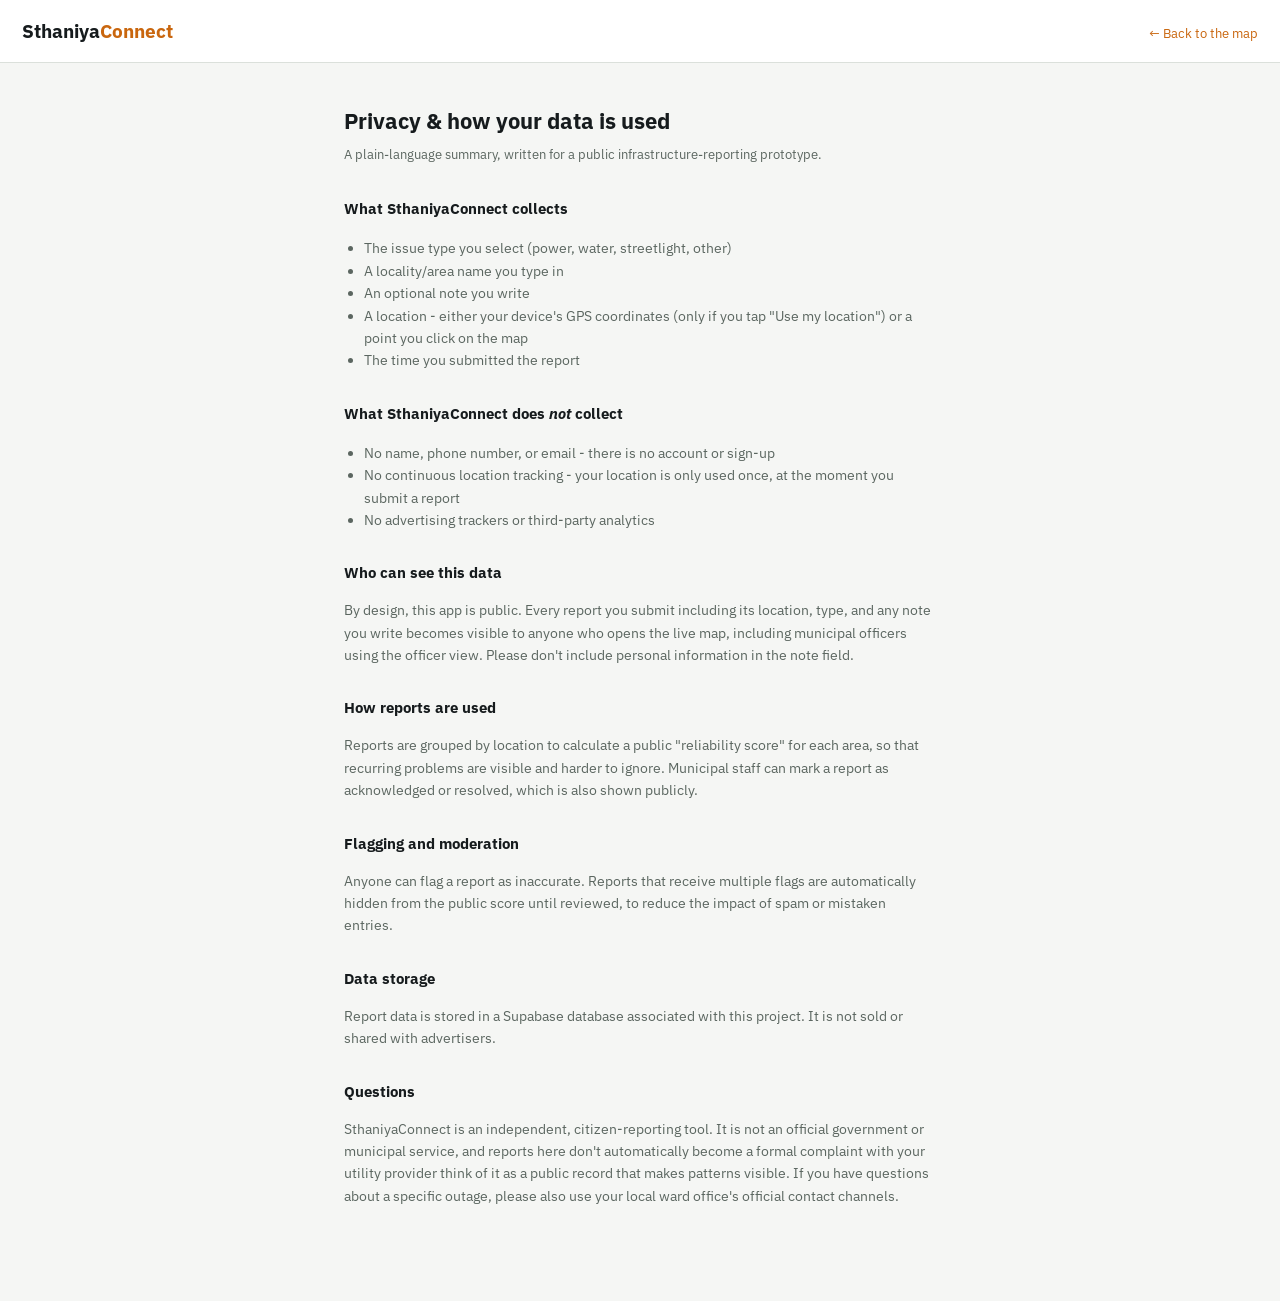
<file: privacy.html>
<!DOCTYPE html>
<html lang="en">
<head>
<meta charset="UTF-8">
<meta name="viewport" content="width=device-width, initial-scale=1.0">
<title>SthaniyaConnect - Privacy</title>
<link rel="icon" href="icons/icon-192.png">
<link rel="preconnect" href="https://fonts.googleapis.com">
<link href="https://fonts.googleapis.com/css2?family=IBM+Plex+Sans:wght@400;500;600;700&display=swap" rel="stylesheet">
<style>
  :root{
    --bg:#F5F6F4; --panel:#FFFFFF; --line:#DBE0DB;
    --text:#161B1D; --muted:#5B6660; --amber:#C9660E;
  }
  *{box-sizing:border-box;}
  body{margin:0;background:var(--bg);color:var(--text);font-family:'IBM Plex Sans',sans-serif;line-height:1.6;}
  a{color:var(--amber);text-decoration:none;}
  header{
    display:flex;align-items:baseline;gap:14px;padding:16px 22px;
    border-bottom:1px solid var(--line);background:var(--panel);
  }
  header h1{font-size:19px;margin:0;font-weight:700;}
  header h1 span{color:var(--amber);}
  header a{margin-left:auto;font-size:13px;}
  main{max-width:640px;margin:0 auto;padding:40px 24px 80px;}
  h2{font-size:22px;margin:0 0 6px;}
  .updated{color:var(--muted);font-size:13px;margin:0 0 32px;}
  h3{font-size:15px;margin:30px 0 8px;}
  p, li{color:var(--muted);font-size:14px;}
  ul{padding-left:20px;}
</style>
</head>
<body>
<header>
  <h1>Sthaniya<span>Connect</span></h1>
  <a href="wardpulse.html">← Back to the map</a>
</header>
<main>
  <h2>Privacy &amp; how your data is used</h2>
  <p class="updated">A plain-language summary, written for a public infrastructure-reporting prototype.</p>

  <h3>What SthaniyaConnect collects</h3>
  <ul>
    <li>The issue type you select (power, water, streetlight, other)</li>
    <li>A locality/area name you type in</li>
    <li>An optional note you write</li>
    <li>A location - either your device's GPS coordinates (only if you tap "Use my location") or a point you click on the map</li>
    <li>The time you submitted the report</li>
  </ul>

  <h3>What SthaniyaConnect does <em>not</em> collect</h3>
  <ul>
    <li>No name, phone number, or email - there is no account or sign-up</li>
    <li>No continuous location tracking - your location is only used once, at the moment you submit a report</li>
    <li>No advertising trackers or third-party analytics</li>
  </ul>

  <h3>Who can see this data</h3>
  <p>By design, this app is public. Every report you submit including its location, type, and any note you write becomes visible to anyone who opens the live map, including municipal officers using the officer view. Please don't include personal information in the note field.</p>

  <h3>How reports are used</h3>
  <p>Reports are grouped by location to calculate a public "reliability score" for each area, so that recurring problems are visible and harder to ignore. Municipal staff can mark a report as acknowledged or resolved, which is also shown publicly.</p>

  <h3>Flagging and moderation</h3>
  <p>Anyone can flag a report as inaccurate. Reports that receive multiple flags are automatically hidden from the public score until reviewed, to reduce the impact of spam or mistaken entries.</p>

  <h3>Data storage</h3>
  <p>Report data is stored in a Supabase database associated with this project. It is not sold or shared with advertisers.</p>

  <h3>Questions</h3>
  <p>SthaniyaConnect is an independent, citizen-reporting tool. It is not an official government or municipal service, and reports here don't automatically become a formal complaint with your utility provider think of it as a public record that makes patterns visible. If you have questions about a specific outage, please also use your local ward office's official contact channels.</p>
</main>
</body>
</html>
</file>
<file: assets/theme.css>
/* STHANIYACONNECT — PHASE 6 DESIGN SYSTEM */
/* Cherry Rose + Cream | Editorial Civic-Tech */

@import url('https://fonts.googleapis.com/css2?family=DM+Sans:wght@400;500;600;700&family=Playfair+Display:wght@400;500;600;700&display=swap');

:root {
  --bg: #FFFCF1;
  --panel: #FFFDF7;
  --panel2: #FFF5E6;
  --panel-2: #FFF5E6;
  --line: #E9D9D5;
  --text: #4C2030;
  --muted: #856977;
  --muted-2: #A88A95;

  --amber: #DF3363;
  --amber-soft: #DF5A89;

  --green: #35836F;
  --red: #A32B48;

  --grade-a: #35836F;
  --grade-b: #A68132;
  --grade-c: #C36A47;
  --grade-d: #B73855;

  --type-power: #DF3363;
  --type-water: #5C8DAD;
  --type-light: #A16B9E;

  --cherry: #DF3363;
  --rose: #DF5A89;
  --cream: #FEFED0;
  --champagne: #EFE2B0;
  --burgundy: #641D36;

  --font-heading: 'Playfair Display', Georgia, serif;
  --font-body: 'DM Sans', Arial, sans-serif;
}

html {
  scroll-behavior: smooth;
}

body {
  background: var(--bg) !important;
  color: var(--text) !important;
  font-family: var(--font-body) !important;
  -webkit-font-smoothing: antialiased;
}

h1, h2, h3, h4, h5, h6 {
  font-family: var(--font-heading) !important;
  font-weight: 600;
  letter-spacing: -0.025em;
  color: var(--burgundy);
}

p {
  line-height: 1.65;
}

a {
  transition: color .2s ease, opacity .2s ease;
}

a:hover {
  color: var(--cherry);
}

header {
  background: rgba(255,253,247,.94) !important;
  border-bottom: 1px solid var(--line) !important;
  backdrop-filter: blur(16px);
  -webkit-backdrop-filter: blur(16px);
}

header h1,
header h1 span {
  font-family: var(--font-heading) !important;
}

header h1 span {
  color: var(--cherry) !important;
}

header a {
  color: var(--cherry) !important;
}

button,
input,
select,
textarea {
  font-family: var(--font-body) !important;
}

input,
select,
textarea {
  background: #FFFEFB !important;
  border: 1px solid #E8D7D7 !important;
  border-radius: 10px !important;
  color: var(--text) !important;
  transition: border-color .2s ease, box-shadow .2s ease;
}

input:focus,
select:focus,
textarea:focus {
  outline: none !important;
  border-color: var(--rose) !important;
  box-shadow: 0 0 0 3px rgba(223,90,137,.12) !important;
}

input::placeholder,
textarea::placeholder {
  color: #AA9199;
}

button {
  transition:
    transform .2s ease,
    box-shadow .2s ease,
    background .2s ease;
}

button:not(:disabled):hover {
  transform: translateY(-1px);
}

button:focus-visible,
a:focus-visible {
  outline: 3px solid var(--rose);
  outline-offset: 3px;
}

.primary,
button.primary {
  background: var(--cherry) !important;
  color: white !important;
  border: 1px solid var(--cherry) !important;
  border-radius: 10px !important;
  box-shadow: 0 4px 14px rgba(223,51,99,.13);
}

.primary:not(:disabled):hover {
  background: #BF2450 !important;
  box-shadow: 0 8px 22px rgba(223,51,99,.2);
}

.secondary,
button.secondary,
.edit {
  background: #FFF7F2 !important;
  color: var(--burgundy) !important;
  border: 1px solid #EAD5D4 !important;
  border-radius: 9px !important;
}

.secondary:not(:disabled):hover,
.edit:not(:disabled):hover {
  background: #FFE8EB !important;
}

#panel {
  max-width: 1300px;
}

#gate,
.stat,
.analytics-card,
.insight,
.tablewrap {
  background: var(--panel) !important;
  border: 1px solid var(--line) !important;
  border-radius: 15px !important;
  box-shadow: 0 5px 25px rgba(100,29,54,.035);
}

#gate {
  box-shadow: 0 18px 55px rgba(100,29,54,.08);
}

.stat {
  padding: 20px !important;
}

.stat strong {
  color: var(--burgundy);
  font-family: var(--font-heading);
  font-size: 30px !important;
}

.stat span,
.muted,
.analytics-note {
  color: var(--muted) !important;
}

.analytics-card {
  padding: 20px !important;
}

.analytics-card h3 {
  font-size: 19px !important;
}

.insight {
  border-left: 4px solid var(--cherry) !important;
}

.insight strong {
  color: var(--cherry) !important;
}

.bar-track {
  background: #F5E6E5 !important;
  border-radius: 20px !important;
}

.bar-fill {
  background: linear-gradient(90deg, var(--rose), var(--cherry)) !important;
  border-radius: 20px !important;
}

table {
  background: var(--panel);
}

th {
  background: #FAEDEA !important;
  color: var(--burgundy) !important;
  font-weight: 700 !important;
  letter-spacing: .045em;
}

td {
  color: var(--text);
}

th, td {
  border-bottom-color: var(--line) !important;
}

tbody tr {
  transition: background .18s ease;
}

tbody tr:hover {
  background: #FFF6F5;
}

.chip {
  background: #FBE7EC !important;
  color: var(--burgundy) !important;
  border-radius: 7px !important;
}

.priority.high,
.priority.critical,
.mismatch {
  color: #B73855 !important;
}

.priority.medium {
  color: #A36B34 !important;
}

.priority.low {
  color: #35836F !important;
}

.dialog {
  background: #FFFDF7 !important;
  border: 1px solid var(--line);
  border-radius: 18px !important;
  box-shadow: 0 24px 75px rgba(55,15,29,.18);
}

#editor {
  backdrop-filter: blur(5px);
}

.message.success {
  background: #EDF7F0 !important;
}

.message.error {
  background: #FFF0F2 !important;
}

.message.info {
  background: #FFF4E5 !important;
}

/* Public website and map styling */

#map,
.leaflet-container {
  border-radius: 12px;
  font-family: var(--font-body) !important;
}

.leaflet-popup-content-wrapper {
  border-radius: 13px !important;
  box-shadow: 0 12px 35px rgba(70,25,40,.12) !important;
}

.leaflet-popup-content {
  color: var(--burgundy);
}

.leaflet-control-zoom a {
  color: var(--burgundy) !important;
}

.leaflet-container img {
  max-width: none !important;
}

/* Subtle polish without affecting layout or functionality */

.stat,
.analytics-card,
#gate {
  transition: box-shadow .25s ease, border-color .25s ease;
}

.stat:hover,
.analytics-card:hover {
  border-color: #E8BAC8 !important;
  box-shadow: 0 9px 28px rgba(100,29,54,.065);
}

::selection {
  background: #F5B8CB;
  color: var(--burgundy);
}

@media (max-width: 750px) {
  .stat,
  .analytics-card {
    padding: 15px !important;
  }

  .stat strong {
    font-size: 25px !important;
  }

  header {
    backdrop-filter: none;
  }
}

@media (prefers-reduced-motion: reduce) {
  *,
  *::before,
  *::after {
    scroll-behavior: auto !important;
    transition-duration: .01ms !important;
    animation-duration: .01ms !important;
  }
}

/* PHASE 6 — LANDING PAGE CONTRAST FIX */

/* Make primary pink buttons readable */
a.primary,
button.primary,
.primary,
a.btn-primary,
button.btn-primary,
.btn-primary,
a.cta-primary,
button.cta-primary,
.cta-primary {
  background: #DF3363 !important;
  color: #FFFFFF !important;
  border-color: #DF3363 !important;
  -webkit-text-fill-color: #FFFFFF !important;
}

/* Ensure text inside primary buttons is visible */
.primary *,
.btn-primary *,
.cta-primary * {
  color: #FFFFFF !important;
  -webkit-text-fill-color: #FFFFFF !important;
}

/* Fix button hover contrast */
a.primary:hover,
button.primary:hover,
a.btn-primary:hover,
button.btn-primary:hover,
a.cta-primary:hover,
button.cta-primary:hover {
  background: #B92350 !important;
  color: #FFFFFF !important;
}

/* Keep outlined buttons elegant and readable */
a.secondary,
button.secondary,
.btn-secondary,
.cta-secondary {
  background: #FFFCF1 !important;
  color: #641D36 !important;
  border: 1px solid #E9D9D5 !important;
  -webkit-text-fill-color: #641D36 !important;
}

/* Improve heading and paragraph contrast */
h1, h2, h3, h4 {
  color: #641D36;
}

p {
  color: inherit;
}

/* Prevent pink text from disappearing on pink backgrounds */
a[style*="background"],
button[style*="background"] {
  text-decoration: none;
}

/* PHASE 6 — HEADER TYPOGRAPHY UPGRADE */

/* Header spacing */
header {
  padding: 20px 32px !important;
  min-height: 85px;
  gap: 22px !important;
}

/* SthaniyaConnect logo */
header h1,
header .logo,
header .brand,
header .wordmark,
nav .logo,
nav .brand,
nav .wordmark {
  font-family: 'Playfair Display', Georgia, serif !important;
  font-size: 28px !important;
  font-weight: 700 !important;
  letter-spacing: -0.8px;
  line-height: 1.2;
}

/* Preserve pink highlight in the logo */
header h1 span,
header .logo span,
header .brand span,
header .wordmark span {
  color: #DF3363 !important;
}

/* Header navigation links */
header nav a,
header > a,
nav a {
  font-family: 'DM Sans', Arial, sans-serif !important;
  font-size: 16px !important;
  font-weight: 600 !important;
  line-height: 1.4;
}

/* Header subtitle on map and dashboard */
header p,
header .subtitle,
header .tagline {
  font-size: 15px !important;
  line-height: 1.5;
}

/* Navigation button */
header nav .primary,
header nav .btn-primary,
nav .primary,
nav .btn-primary {
  font-size: 16px !important;
  padding: 13px 22px !important;
}

/* Mobile adjustments */
@media (max-width: 768px) {
  header {
    padding: 15px 18px !important;
    min-height: auto;
    gap: 12px !important;
  }

  header h1,
  header .logo,
  header .brand,
  header .wordmark,
  nav .logo,
  nav .brand,
  nav .wordmark {
    font-size: 22px !important;
  }

  header nav a,
  header > a,
  nav a {
    font-size: 12px !important;
  }

  header p {
    font-size: 10px !important;
  }
}

/* PHASE 6 — REFINED EDITORIAL DESIGN */

/* Softer navigation */
header {
  min-height: 72px !important;
  padding: 14px 28px !important;
  gap: 20px !important;
  background: #FFFCF7 !important;
}

/* Elegant, restrained brand */
header h1,
header .logo,
header .brand,
header .wordmark,
nav .logo,
nav .brand,
nav .wordmark {
  font-family: 'Playfair Display', Georgia, serif !important;
  font-size: 23px !important;
  font-weight: 600 !important;
  letter-spacing: -0.7px !important;
}

/* Navigation should not compete with headings */
header nav a,
header > a,
nav a {
  font-family: 'DM Sans', Arial, sans-serif !important;
  font-size: 14px !important;
  font-weight: 500 !important;
  color: #735461 !important;
  letter-spacing: 0 !important;
}

header nav a:hover,
header > a:hover,
nav a:hover {
  color: #B83A62 !important;
}

/* Smaller, quieter header button */
header nav .primary,
header nav .btn-primary,
nav .primary,
nav .btn-primary {
  font-size: 14px !important;
  padding: 10px 17px !important;
  font-weight: 600 !important;
  color: #FFFFFF !important;
  -webkit-text-fill-color: #FFFFFF !important;
}

/* Subtle main headings */
h1, h2, h3, h4 {
  letter-spacing: -0.035em;
}

/* Softer overall accents */
:root {
  --amber: #C84970;
  --amber-soft: #D97798;
  --cherry: #C84970;
  --rose: #D97798;
}

/* Calm cards */
.stat,
.analytics-card,
.insight,
.tablewrap {
  box-shadow: 0 3px 16px rgba(90,35,55,.025) !important;
}

/* Smaller, subtler hover effects */
.stat:hover,
.analytics-card:hover {
  box-shadow: 0 5px 20px rgba(90,35,55,.045) !important;
}

/* Mobile */
@media (max-width: 768px) {
  header {
    padding: 13px 17px !important;
    gap: 12px !important;
  }

  header h1,
  header .logo,
  header .brand,
  header .wordmark,
  nav .logo,
  nav .brand,
  nav .wordmark {
    font-size: 21px !important;
  }

  header nav a,
  header > a,
  nav a {
    font-size: 13px !important;
  }
}

/* FIX: Live map button contrast */

header nav a.primary,
header nav a.btn-primary,
header nav a.cta-primary,
nav a.primary,
nav a.btn-primary,
nav a.cta-primary {
  background-color: #C84970 !important;
  color: #FFFFFF !important;
  -webkit-text-fill-color: #FFFFFF !important;
  font-weight: 600 !important;
}

header nav a.primary:hover,
header nav a.btn-primary:hover,
header nav a.cta-primary:hover,
nav a.primary:hover,
nav a.btn-primary:hover,
nav a.cta-primary:hover {
  background-color: #A9365B !important;
  color: #FFFFFF !important;
  -webkit-text-fill-color: #FFFFFF !important;
}

/* FINAL FIX — Open the live map button */

a.nav-cta,
nav a.nav-cta,
header nav a.nav-cta {
  background: #C84970 !important;
  color: #FFFFFF !important;
  -webkit-text-fill-color: #FFFFFF !important;
  border: 1px solid #C84970 !important;
  font-size: 14px !important;
  font-weight: 600 !important;
  padding: 12px 20px !important;
  border-radius: 6px !important;
  text-decoration: none !important;
}

a.nav-cta:hover,
nav a.nav-cta:hover,
header nav a.nav-cta:hover {
  background: #A9365B !important;
  color: #FFFFFF !important;
  -webkit-text-fill-color: #FFFFFF !important;
}
</file>
